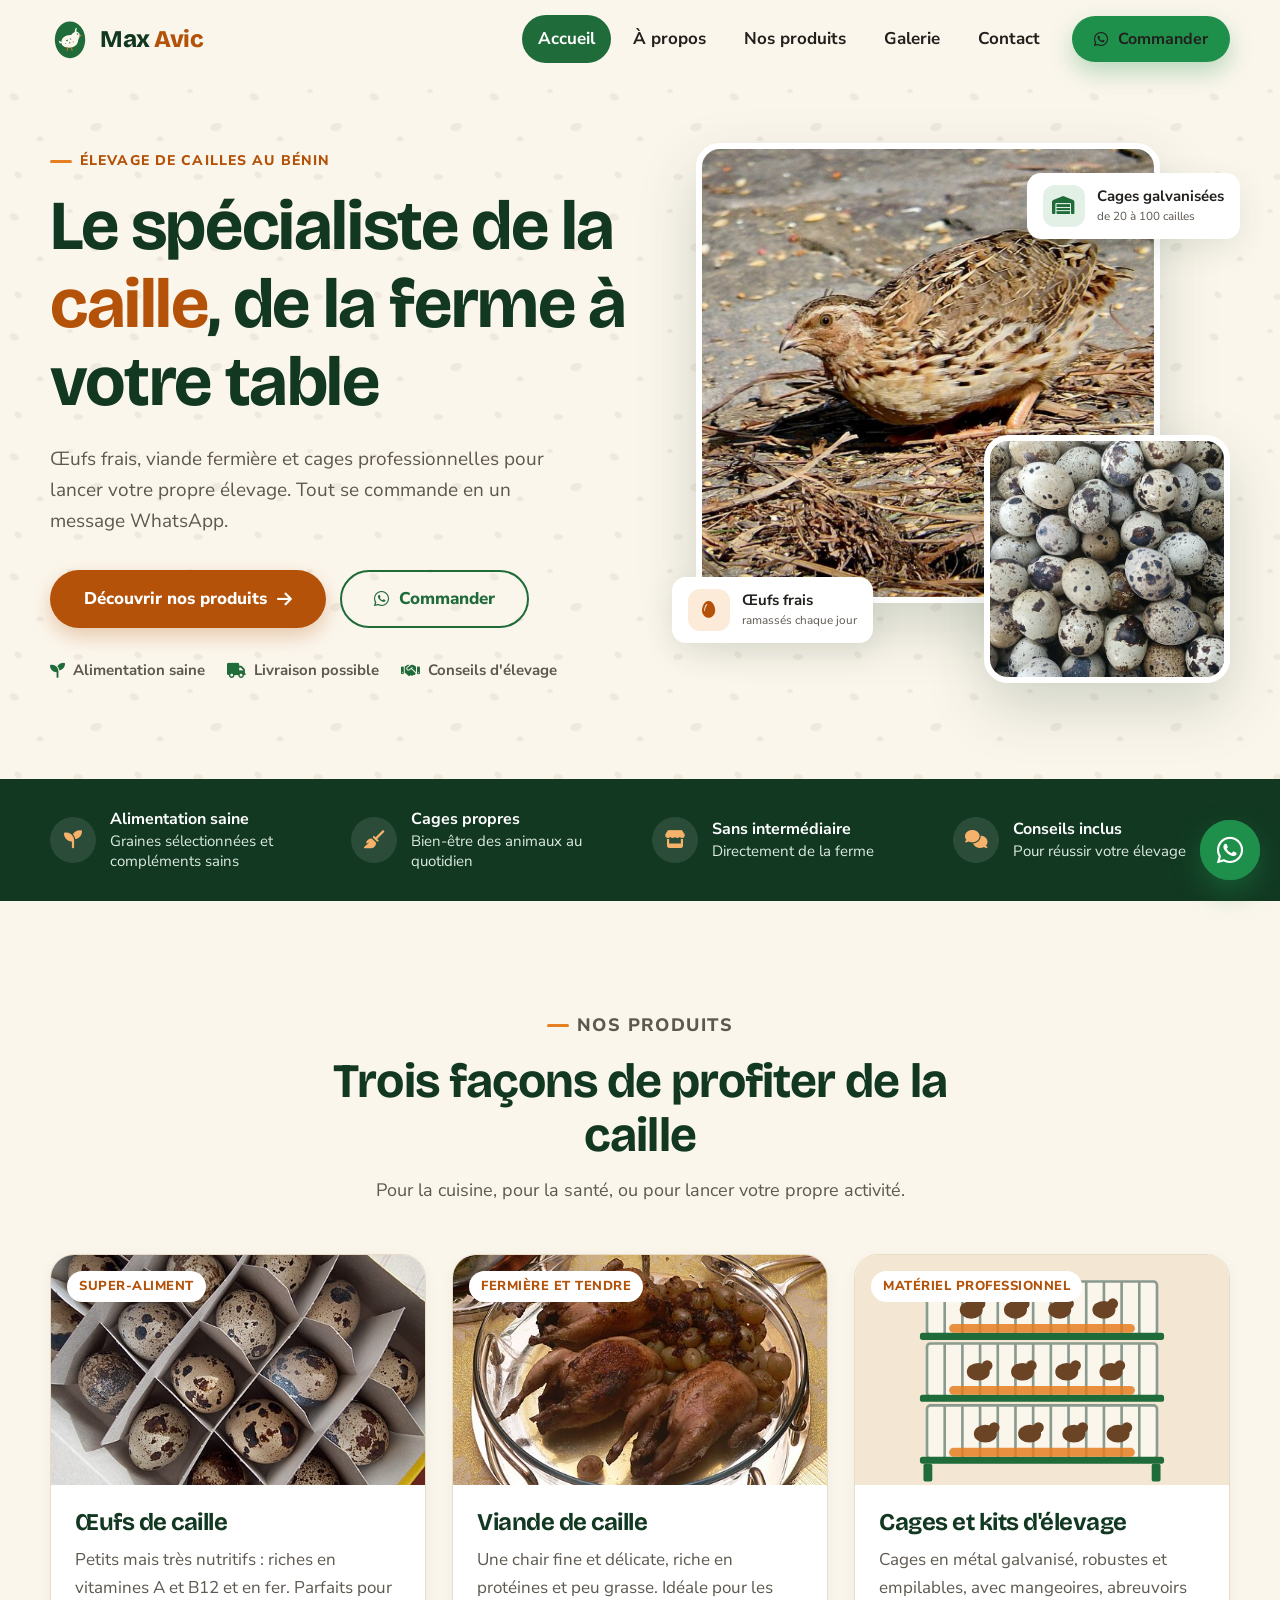
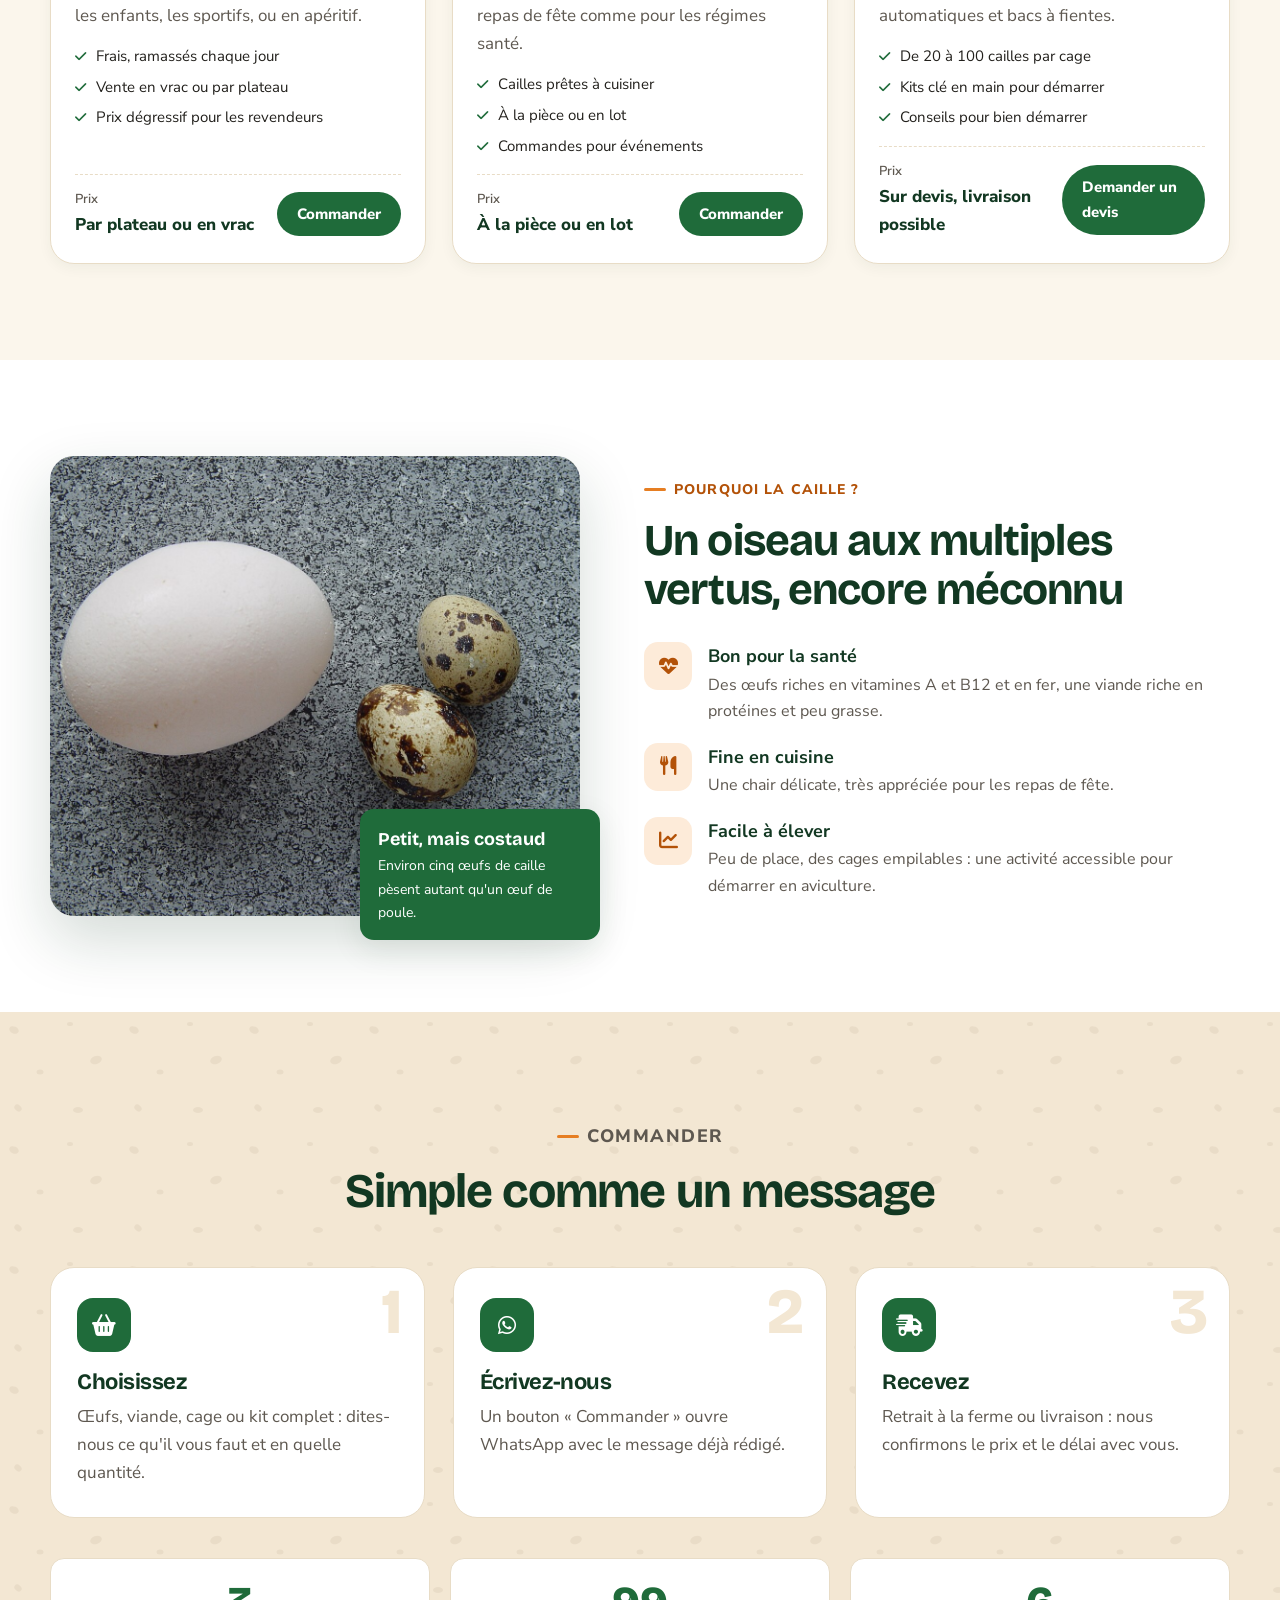
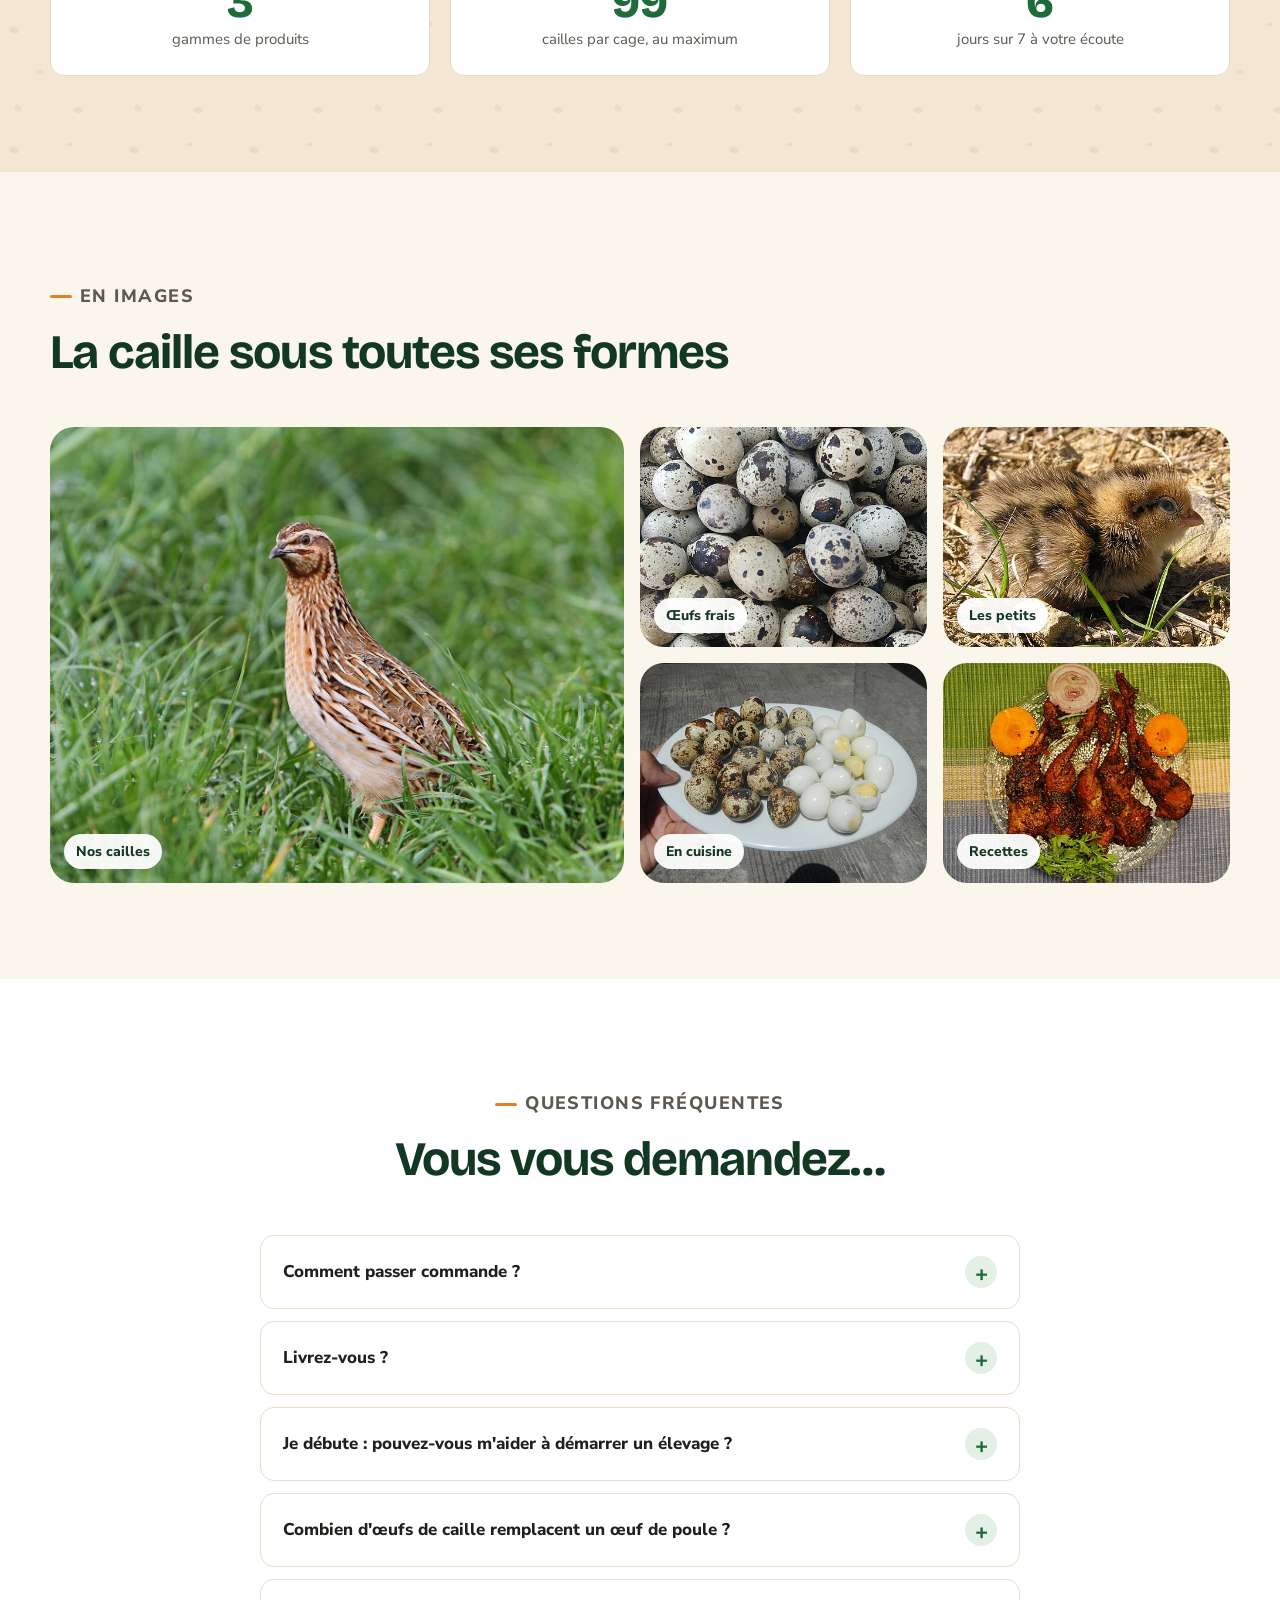
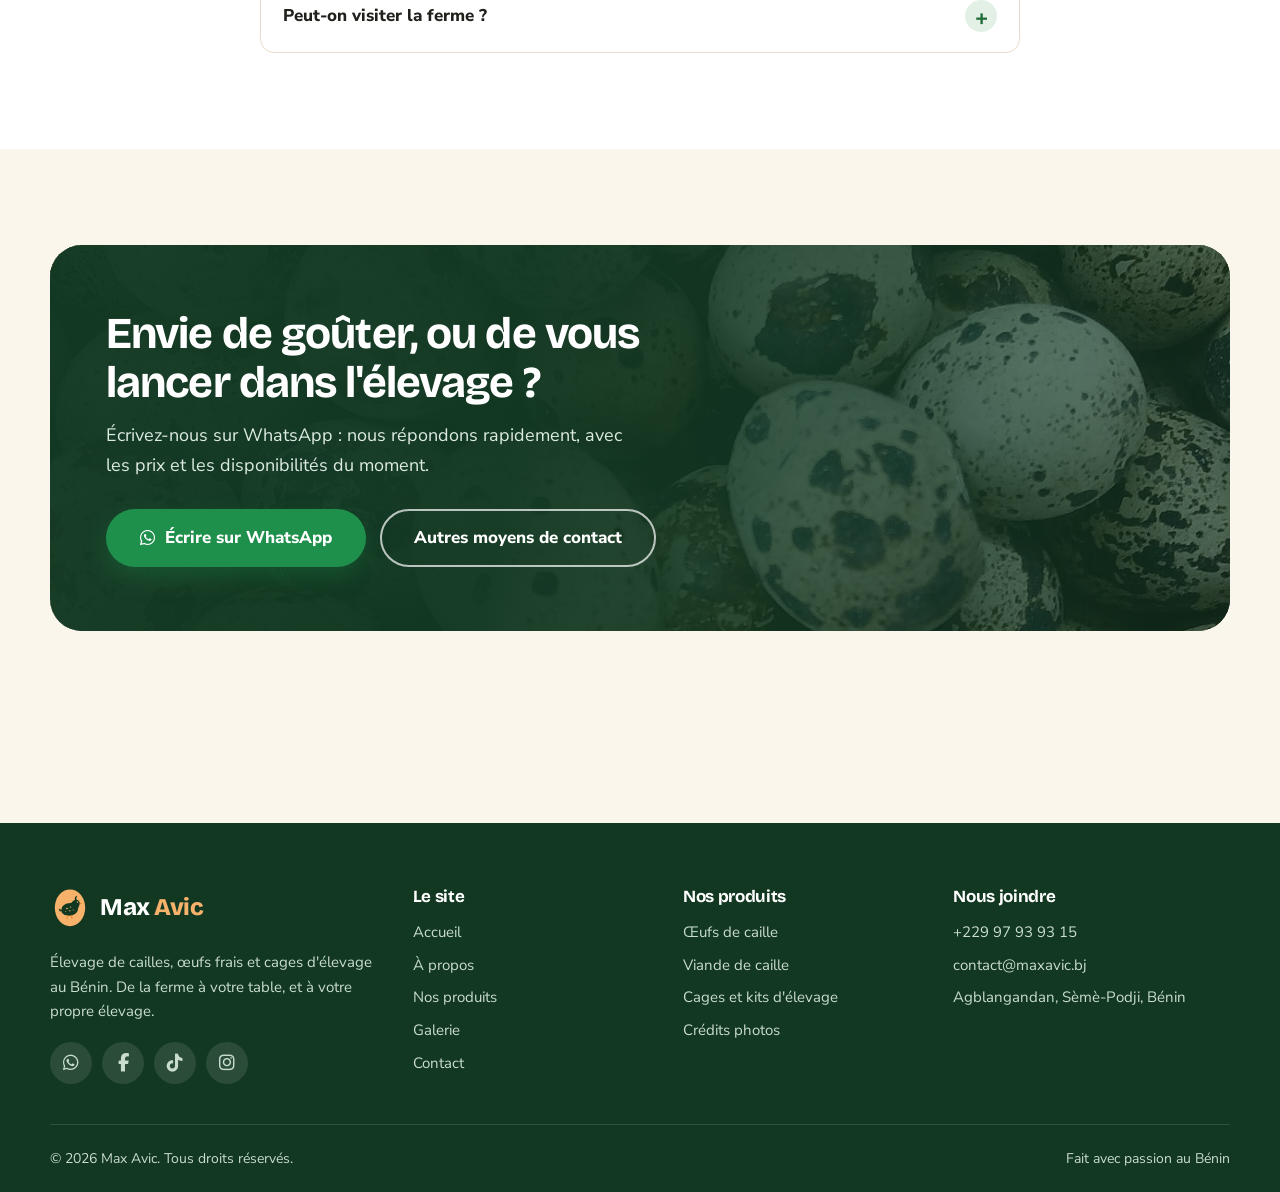
<file: index.html>
<!DOCTYPE html>
<html lang="fr">
<head>
    <meta charset="UTF-8">
    <meta name="viewport" content="width=device-width, initial-scale=1.0">
    <title>Max Avic · Cailles, œufs de caille et cages d'élevage au Bénin</title>
    <meta name="description" content="Max Avic : élevage de cailles au Bénin. Œufs de caille frais, viande de caille et cages d'élevage professionnelles. Commande simple sur WhatsApp.">
    <meta name="theme-color" content="#123822">
    <meta property="og:title" content="Max Avic · Cailles, œufs de caille et cages d'élevage au Bénin">
    <meta property="og:description" content="Max Avic : élevage de cailles au Bénin. Œufs de caille frais, viande de caille et cages d'élevage professionnelles. Commande simple sur WhatsApp.">
    <meta property="og:image" content="images/photos/caille-japon.jpg">
    <link rel="icon" href="images/favicon.svg" type="image/svg+xml">
    <link rel="preconnect" href="https://fonts.googleapis.com">
    <link rel="preconnect" href="https://fonts.gstatic.com" crossorigin>
    <link rel="stylesheet" href="https://fonts.googleapis.com/css2?family=Bricolage+Grotesque:opsz,wght@12..96,600;12..96,800&family=Nunito+Sans:wght@400;600;700;800&display=swap">
    <link rel="stylesheet" href="https://cdnjs.cloudflare.com/ajax/libs/font-awesome/6.5.2/css/all.min.css">
    <link rel="stylesheet" href="css/style.css">
</head>
<body>
    <a class="skip-link" href="#contenu">Aller au contenu</a>

    <!-- ================= EN-TÊTE ================= -->
    <header class="site-header">
        <div class="container header-inner">
            <a class="logo" href="index.html" aria-label="Max Avic, accueil"><svg viewBox="0 0 100 100" aria-hidden="true"><ellipse cx="50" cy="52" rx="38" ry="46" fill="#1f6b3a"/><g transform="translate(14 14) scale(.72)"><path d="M25 63 L11 55 L14 66 Z" fill="#fbf6ec"/><path d="M20 62 C20 45 35 35 54 36 C59 31 63 26 69 25 C79 24 85 31 84 39 C83 46 79 50 78 56 C77 71 64 80 47 80 C32 80 20 73 20 62 Z" fill="#fbf6ec"/><path d="M67 29 C65 17 69 11 75 11 C72 15 71 20 74 29 Z" fill="#fbf6ec"/><path d="M84 35 L92 38 L83 41 Z" fill="#e67e22"/><circle cx="76" cy="33" r="2.6" fill="#1f6b3a"/><g fill="#1f6b3a"><ellipse cx="40" cy="55" rx="3.4" ry="2.2" transform="rotate(-15 40 55)"/><ellipse cx="52" cy="50" rx="2.6" ry="1.8"/><ellipse cx="49" cy="63" rx="3" ry="2"/><ellipse cx="61" cy="60" rx="2.4" ry="1.6"/><ellipse cx="35" cy="66" rx="2.2" ry="1.5"/></g><g stroke="#e67e22" stroke-width="3" stroke-linecap="round"><path d="M42 79 L40 90"/><path d="M55 79 L57 90"/></g></g></svg><span>Max <em>Avic</em></span></a>
            <button class="burger" type="button" aria-expanded="false" aria-controls="menu" aria-label="Ouvrir le menu"><span></span><span></span><span></span></button>
            <nav class="nav" id="menu" aria-label="Menu principal">
                <a href="index.html" aria-current="page">Accueil</a>
                <a href="apropos.html">À propos</a>
                <a href="produits.html">Nos produits</a>
                <a href="galerie.html">Galerie</a>
                <a href="contact.html">Contact</a>
                <a class="btn btn-whatsapp" href="https://wa.me/22997939315?text=Bonjour%20Max%20Avic%2C%20je%20voudrais%20passer%20une%20commande." target="_blank" rel="noopener"><i class="fab fa-whatsapp" aria-hidden="true"></i>Commander</a>
            </nav>
        </div>
    </header>

    <main id="contenu">

        <!-- ================= HÉROS ================= -->
        <section class="hero">
            <div class="container hero-grid">
                <div>
                    <p class="eyebrow">Élevage de cailles au Bénin</p>
                    <h1>Le spécialiste de la <em>caille</em>, de la ferme à votre table</h1>
                    <p class="hero-lead">Œufs frais, viande fermière et cages professionnelles pour lancer votre propre élevage. Tout se commande en un message WhatsApp.</p>
                    <div class="btn-row">
                        <a class="btn btn-primary btn-lg" href="produits.html">Découvrir nos produits<i class="fas fa-arrow-right" aria-hidden="true"></i></a>
                        <a class="btn btn-outline btn-lg" href="https://wa.me/22997939315?text=Bonjour%20Max%20Avic%2C%20je%20voudrais%20passer%20une%20commande." target="_blank" rel="noopener"><i class="fab fa-whatsapp" aria-hidden="true"></i>Commander</a>
                    </div>
                    <ul class="hero-points">
                        <li><i class="fas fa-seedling" aria-hidden="true"></i>Alimentation saine</li>
                        <li><i class="fas fa-truck" aria-hidden="true"></i>Livraison possible</li>
                        <li><i class="fas fa-handshake" aria-hidden="true"></i>Conseils d'élevage</li>
                    </ul>
                </div>
                <div class="hero-visual">
                    <div class="hero-photo hero-photo-main"><img src="images/photos/caille-japon.jpg" alt="Caille au plumage tacheté" decoding="async"></div>
                    <div class="hero-photo hero-photo-side"><img src="images/photos/oeufs-500.jpg" alt="Œufs de caille mouchetés" decoding="async"></div>
                    <div class="hero-badge hero-badge-1"><span class="badge-icon"><i class="fas fa-egg" aria-hidden="true"></i></span><span><strong>Œufs frais</strong><small>ramassés chaque jour</small></span></div>
                    <div class="hero-badge hero-badge-2"><span class="badge-icon"><i class="fas fa-warehouse" aria-hidden="true"></i></span><span><strong>Cages galvanisées</strong><small>de 20 à 100 cailles</small></span></div>
                </div>
            </div>
        </section>

        <!-- ================= ENGAGEMENTS ================= -->
        <section class="trust" aria-label="Nos engagements">
            <ul class="container">
                <li><i class="fas fa-seedling" aria-hidden="true"></i><span><strong>Alimentation saine</strong>Graines sélectionnées et compléments sains</span></li>
                <li><i class="fas fa-broom" aria-hidden="true"></i><span><strong>Cages propres</strong>Bien-être des animaux au quotidien</span></li>
                <li><i class="fas fa-store" aria-hidden="true"></i><span><strong>Sans intermédiaire</strong>Directement de la ferme</span></li>
                <li><i class="fas fa-comments" aria-hidden="true"></i><span><strong>Conseils inclus</strong>Pour réussir votre élevage</span></li>
            </ul>
        </section>

        <!-- ================= PRODUITS ================= -->
        <section class="section">
            <div class="container">
                <div class="section-head center reveal"><p class="eyebrow">Nos produits</p><h2>Trois façons de profiter de la caille</h2><p>Pour la cuisine, pour la santé, ou pour lancer votre propre activité.</p></div>
                <div class="products">
                <article class="product reveal reveal-delay-1" id="oeufs">
                    <div class="product-media"><img src="images/photos/oeufs-boite-500.jpg" alt="Œufs de caille" loading="lazy" decoding="async"><span class="product-tag">Super-aliment</span></div>
                    <div class="product-body">
                        <h3>Œufs de caille</h3>
                        <p>Petits mais très nutritifs : riches en vitamines A et B12 et en fer. Parfaits pour les enfants, les sportifs, ou en apéritif.</p>
                        <ul class="product-list"><li><i class="fas fa-check" aria-hidden="true"></i>Frais, ramassés chaque jour</li><li><i class="fas fa-check" aria-hidden="true"></i>Vente en vrac ou par plateau</li><li><i class="fas fa-check" aria-hidden="true"></i>Prix dégressif pour les revendeurs</li></ul>
                        <div class="product-price"><span><small>Prix</small>Par plateau ou en vrac</span><a class="btn btn-green" href="https://wa.me/22997939315?text=Bonjour%20Max%20Avic%2C%20je%20souhaite%20commander%20%3A%20des%20%C5%93ufs%20de%20caille.%20Pouvez-vous%20me%20donner%20le%20prix%20et%20le%20d%C3%A9lai%20%3F" target="_blank" rel="noopener">Commander</a></div>
                    </div>
                </article>
                <article class="product reveal reveal-delay-2" id="viande">
                    <div class="product-media"><img src="images/photos/caille-rotie-500.jpg" alt="Viande de caille" loading="lazy" decoding="async"><span class="product-tag">Fermière et tendre</span></div>
                    <div class="product-body">
                        <h3>Viande de caille</h3>
                        <p>Une chair fine et délicate, riche en protéines et peu grasse. Idéale pour les repas de fête comme pour les régimes santé.</p>
                        <ul class="product-list"><li><i class="fas fa-check" aria-hidden="true"></i>Cailles prêtes à cuisiner</li><li><i class="fas fa-check" aria-hidden="true"></i>À la pièce ou en lot</li><li><i class="fas fa-check" aria-hidden="true"></i>Commandes pour événements</li></ul>
                        <div class="product-price"><span><small>Prix</small>À la pièce ou en lot</span><a class="btn btn-green" href="https://wa.me/22997939315?text=Bonjour%20Max%20Avic%2C%20je%20souhaite%20commander%20%3A%20de%20la%20viande%20de%20caille.%20Pouvez-vous%20me%20donner%20le%20prix%20et%20le%20d%C3%A9lai%20%3F" target="_blank" rel="noopener">Commander</a></div>
                    </div>
                </article>
                <article class="product reveal reveal-delay-3" id="cages">
                    <div class="product-media"><svg viewBox="0 0 400 260" role="img" aria-label="Illustration d'une cage d'élevage à étages"><rect width="400" height="260" fill="#f3e7d3"/>
<g stroke="#8a9a8e" stroke-width="3" fill="none"><rect x="70" y="30" width="260" height="60" rx="4" fill="#fbf6ec"/><line x1="90" y1="30" x2="90" y2="90"/><line x1="110" y1="30" x2="110" y2="90"/><line x1="130" y1="30" x2="130" y2="90"/><line x1="150" y1="30" x2="150" y2="90"/><line x1="170" y1="30" x2="170" y2="90"/><line x1="190" y1="30" x2="190" y2="90"/><line x1="210" y1="30" x2="210" y2="90"/><line x1="230" y1="30" x2="230" y2="90"/><line x1="250" y1="30" x2="250" y2="90"/><line x1="270" y1="30" x2="270" y2="90"/><line x1="290" y1="30" x2="290" y2="90"/><line x1="310" y1="30" x2="310" y2="90"/><rect x="70" y="100" width="260" height="60" rx="4" fill="#fbf6ec"/><line x1="90" y1="100" x2="90" y2="160"/><line x1="110" y1="100" x2="110" y2="160"/><line x1="130" y1="100" x2="130" y2="160"/><line x1="150" y1="100" x2="150" y2="160"/><line x1="170" y1="100" x2="170" y2="160"/><line x1="190" y1="100" x2="190" y2="160"/><line x1="210" y1="100" x2="210" y2="160"/><line x1="230" y1="100" x2="230" y2="160"/><line x1="250" y1="100" x2="250" y2="160"/><line x1="270" y1="100" x2="270" y2="160"/><line x1="290" y1="100" x2="290" y2="160"/><line x1="310" y1="100" x2="310" y2="160"/><rect x="70" y="170" width="260" height="60" rx="4" fill="#fbf6ec"/><line x1="90" y1="170" x2="90" y2="230"/><line x1="110" y1="170" x2="110" y2="230"/><line x1="130" y1="170" x2="130" y2="230"/><line x1="150" y1="170" x2="150" y2="230"/><line x1="170" y1="170" x2="170" y2="230"/><line x1="190" y1="170" x2="190" y2="230"/><line x1="210" y1="170" x2="210" y2="230"/><line x1="230" y1="170" x2="230" y2="230"/><line x1="250" y1="170" x2="250" y2="230"/><line x1="270" y1="170" x2="270" y2="230"/><line x1="290" y1="170" x2="290" y2="230"/><line x1="310" y1="170" x2="310" y2="230"/></g>
<g fill="#1f6b3a"><rect x="62" y="88" width="276" height="8" rx="3"/><rect x="62" y="158" width="276" height="8" rx="3"/><rect x="62" y="228" width="276" height="8" rx="3"/></g>
<g fill="#e67e22"><rect x="95" y="78" width="210" height="10" rx="5" opacity=".85"/><rect x="95" y="148" width="210" height="10" rx="5" opacity=".85"/><rect x="95" y="218" width="210" height="10" rx="5" opacity=".85"/></g>
<g fill="#6b4426"><ellipse cx="120" cy="62" rx="13" ry="10"/><circle cx="130" cy="55" r="6"/><ellipse cx="170" cy="62" rx="13" ry="10"/><circle cx="180" cy="55" r="6"/><ellipse cx="220" cy="62" rx="13" ry="10"/><circle cx="230" cy="55" r="6"/><ellipse cx="270" cy="62" rx="13" ry="10"/><circle cx="280" cy="55" r="6"/><ellipse cx="128" cy="132" rx="13" ry="10"/><circle cx="138" cy="125" r="6"/><ellipse cx="178" cy="132" rx="13" ry="10"/><circle cx="188" cy="125" r="6"/><ellipse cx="228" cy="132" rx="13" ry="10"/><circle cx="238" cy="125" r="6"/><ellipse cx="278" cy="132" rx="13" ry="10"/><circle cx="288" cy="125" r="6"/><ellipse cx="136" cy="202" rx="13" ry="10"/><circle cx="146" cy="195" r="6"/><ellipse cx="186" cy="202" rx="13" ry="10"/><circle cx="196" cy="195" r="6"/><ellipse cx="236" cy="202" rx="13" ry="10"/><circle cx="246" cy="195" r="6"/><ellipse cx="286" cy="202" rx="13" ry="10"/><circle cx="296" cy="195" r="6"/></g>
<g fill="#1f6b3a"><rect x="66" y="236" width="10" height="20" rx="2"/><rect x="324" y="236" width="10" height="20" rx="2"/></g></svg><span class="product-tag">Matériel professionnel</span></div>
                    <div class="product-body">
                        <h3>Cages et kits d'élevage</h3>
                        <p>Cages en métal galvanisé, robustes et empilables, avec mangeoires, abreuvoirs automatiques et bacs à fientes.</p>
                        <ul class="product-list"><li><i class="fas fa-check" aria-hidden="true"></i>De 20 à 100 cailles par cage</li><li><i class="fas fa-check" aria-hidden="true"></i>Kits clé en main pour démarrer</li><li><i class="fas fa-check" aria-hidden="true"></i>Conseils pour bien démarrer</li></ul>
                        <div class="product-price"><span><small>Prix</small>Sur devis, livraison possible</span><a class="btn btn-green" href="https://wa.me/22997939315?text=Bonjour%20Max%20Avic%2C%20je%20souhaite%20commander%20%3A%20une%20cage%20ou%20un%20kit%20d%27%C3%A9levage.%20Pouvez-vous%20me%20donner%20le%20prix%20et%20le%20d%C3%A9lai%20%3F" target="_blank" rel="noopener">Demander un devis</a></div>
                    </div>
                </article>
                </div>
            </div>
        </section>

        <!-- ================= POURQUOI LA CAILLE ================= -->
        <section class="section section-white">
            <div class="container why">
                <div class="why-visual reveal">
                    <img src="images/photos/oeufs-comparaison.jpg" alt="Un œuf de poule à côté de deux œufs de caille" loading="lazy" decoding="async">
                    <p class="why-note"><strong>Petit, mais costaud</strong>Environ cinq œufs de caille pèsent autant qu'un œuf de poule.</p>
                </div>
                <div class="reveal reveal-delay-1">
                    <p class="eyebrow">Pourquoi la caille ?</p>
                    <h2 class="section-title">Un oiseau aux multiples vertus, encore méconnu</h2>
                    <ul class="why-list">
                        <li><i class="fas fa-heart-pulse" aria-hidden="true"></i><div><strong>Bon pour la santé</strong><p>Des œufs riches en vitamines A et B12 et en fer, une viande riche en protéines et peu grasse.</p></div></li>
                        <li><i class="fas fa-utensils" aria-hidden="true"></i><div><strong>Fine en cuisine</strong><p>Une chair délicate, très appréciée pour les repas de fête.</p></div></li>
                        <li><i class="fas fa-chart-line" aria-hidden="true"></i><div><strong>Facile à élever</strong><p>Peu de place, des cages empilables : une activité accessible pour démarrer en aviculture.</p></div></li>
                    </ul>
                </div>
            </div>
        </section>

        <!-- ================= COMMANDER ================= -->
        <section class="section section-sand">
            <div class="container">
                <div class="section-head center reveal"><p class="eyebrow">Commander</p><h2>Simple comme un message</h2></div>
                <ol class="steps">
                    <li class="step reveal reveal-delay-1"><i class="fas fa-basket-shopping" aria-hidden="true"></i><h3>Choisissez</h3><p>Œufs, viande, cage ou kit complet : dites-nous ce qu'il vous faut et en quelle quantité.</p></li>
                    <li class="step reveal reveal-delay-2"><i class="fab fa-whatsapp" aria-hidden="true"></i><h3>Écrivez-nous</h3><p>Un bouton « Commander » ouvre WhatsApp avec le message déjà rédigé.</p></li>
                    <li class="step reveal reveal-delay-3"><i class="fas fa-truck-fast" aria-hidden="true"></i><h3>Recevez</h3><p>Retrait à la ferme ou livraison : nous confirmons le prix et le délai avec vous.</p></li>
                </ol>
                <div class="stats reveal">
                    <div class="stat"><strong data-count="3">3</strong><span>gammes de produits</span></div>
                    <div class="stat"><strong data-count="100">100</strong><span>cailles par cage, au maximum</span></div>
                    <div class="stat"><strong data-count="6">6</strong><span>jours sur 7 à votre écoute</span></div>
                </div>
            </div>
        </section>

        <!-- ================= GALERIE ================= -->
        <section class="section">
            <div class="container">
                <div class="section-head reveal"><p class="eyebrow">En images</p><h2>La caille sous toutes ses formes</h2></div>
                <div class="strip reveal">
                    <a href="galerie.html"><img src="images/photos/caille-herbe.jpg" alt="Caille dans l'herbe" loading="lazy" decoding="async"><span>Nos cailles</span></a>
                    <a href="galerie.html"><img src="images/photos/oeufs-500.jpg" alt="Œufs de caille" loading="lazy" decoding="async"><span>Œufs frais</span></a>
                    <a href="galerie.html"><img src="images/photos/caillon-500.jpg" alt="Caillon" loading="lazy" decoding="async"><span>Les petits</span></a>
                    <a href="galerie.html"><img src="images/photos/oeufs-durs-500.jpg" alt="Œufs de caille écalés" loading="lazy" decoding="async"><span>En cuisine</span></a>
                    <a href="galerie.html"><img src="images/photos/caille-grillee-500.jpg" alt="Cailles grillées" loading="lazy" decoding="async"><span>Recettes</span></a>
                </div>
            </div>
        </section>

        <!-- ================= FAQ ================= -->
        <section class="section section-white">
            <div class="narrow">
                <div class="section-head center reveal"><p class="eyebrow">Questions fréquentes</p><h2>Vous vous demandez…</h2></div>
                <div class="faq reveal"><details><summary>Comment passer commande ?</summary><p>Le plus simple est WhatsApp : appuyez sur un bouton « Commander », le message est déjà écrit, il suffit de l'envoyer. Vous pouvez aussi appeler ou remplir le formulaire de la page Contact.</p></details><details><summary>Livrez-vous ?</summary><p>Oui, dans plusieurs villes du Bénin. Indiquez votre ville en commandant : nous vous confirmons le délai et le coût de livraison.</p></details><details><summary>Je débute : pouvez-vous m'aider à démarrer un élevage ?</summary><p>Oui. Nous proposons des kits clé en main (cage, mangeoires, abreuvoirs) et nous vous conseillons sur l'installation, l'alimentation et l'entretien.</p></details><details><summary>Combien d'œufs de caille remplacent un œuf de poule ?</summary><p>Environ cinq œufs de caille pèsent autant qu'un œuf de poule.</p></details><details><summary>Peut-on visiter la ferme ?</summary><p>Oui, du lundi au samedi, sur rendez-vous. Écrivez-nous pour fixer un créneau.</p></details></div>
            </div>
        </section>

        <!-- ================= APPEL À L'ACTION ================= -->
        <section class="section">
            <div class="container">
                <div class="cta reveal">
                    <h2>Envie de goûter, ou de vous lancer dans l'élevage ?</h2>
                    <p>Écrivez-nous sur WhatsApp : nous répondons rapidement, avec les prix et les disponibilités du moment.</p>
                    <div class="btn-row">
                        <a class="btn btn-whatsapp btn-lg" href="https://wa.me/22997939315?text=Bonjour%20Max%20Avic%2C%20je%20voudrais%20des%20informations." target="_blank" rel="noopener"><i class="fab fa-whatsapp" aria-hidden="true"></i>Écrire sur WhatsApp</a>
                        <a class="btn btn-light btn-lg" href="contact.html">Autres moyens de contact</a>
                    </div>
                </div>
            </div>
        </section>
    </main>

    <!-- ================= PIED DE PAGE ================= -->
    <footer class="site-footer">
        <div class="container footer-grid">
            <div>
                <a class="logo" href="index.html" aria-label="Max Avic, accueil"><svg viewBox="0 0 100 100" aria-hidden="true"><ellipse cx="50" cy="52" rx="38" ry="46" fill="#f6b26b"/><g transform="translate(14 14) scale(.72)"><path d="M25 63 L11 55 L14 66 Z" fill="#123822"/><path d="M20 62 C20 45 35 35 54 36 C59 31 63 26 69 25 C79 24 85 31 84 39 C83 46 79 50 78 56 C77 71 64 80 47 80 C32 80 20 73 20 62 Z" fill="#123822"/><path d="M67 29 C65 17 69 11 75 11 C72 15 71 20 74 29 Z" fill="#123822"/><path d="M84 35 L92 38 L83 41 Z" fill="#e67e22"/><circle cx="76" cy="33" r="2.6" fill="#f6b26b"/><g fill="#f6b26b"><ellipse cx="40" cy="55" rx="3.4" ry="2.2" transform="rotate(-15 40 55)"/><ellipse cx="52" cy="50" rx="2.6" ry="1.8"/><ellipse cx="49" cy="63" rx="3" ry="2"/><ellipse cx="61" cy="60" rx="2.4" ry="1.6"/><ellipse cx="35" cy="66" rx="2.2" ry="1.5"/></g><g stroke="#e67e22" stroke-width="3" stroke-linecap="round"><path d="M42 79 L40 90"/><path d="M55 79 L57 90"/></g></g></svg><span>Max <em>Avic</em></span></a>
                <p>Élevage de cailles, œufs frais et cages d'élevage au Bénin. De la ferme à votre table, et à votre propre élevage.</p>
                <div class="socials">
                    <a href="https://wa.me/22997939315?text=Bonjour%20Max%20Avic%2C%20je%20voudrais%20des%20informations." target="_blank" rel="noopener" aria-label="WhatsApp"><i class="fab fa-whatsapp" aria-hidden="true"></i></a>
                    <a href="https://www.facebook.com/search/top?q=Max%20Avic" target="_blank" rel="noopener" aria-label="Facebook"><i class="fab fa-facebook-f" aria-hidden="true"></i></a>
                    <a href="https://www.tiktok.com/search?q=Max%20Avic" target="_blank" rel="noopener" aria-label="TikTok"><i class="fab fa-tiktok" aria-hidden="true"></i></a>
                    <a href="https://www.instagram.com/explore/search/keyword/?q=Max%20Avic" target="_blank" rel="noopener" aria-label="Instagram"><i class="fab fa-instagram" aria-hidden="true"></i></a>
                </div>
            </div>
            <div>
                <h2>Le site</h2>
                <ul><li><a href="index.html">Accueil</a></li><li><a href="apropos.html">À propos</a></li><li><a href="produits.html">Nos produits</a></li><li><a href="galerie.html">Galerie</a></li><li><a href="contact.html">Contact</a></li></ul>
            </div>
            <div>
                <h2>Nos produits</h2>
                <ul>
                    <li><a href="produits.html#oeufs">Œufs de caille</a></li>
                    <li><a href="produits.html#viande">Viande de caille</a></li>
                    <li><a href="produits.html#cages">Cages et kits d'élevage</a></li>
                    <li><a href="credits.html">Crédits photos</a></li>
                </ul>
            </div>
            <div>
                <h2>Nous joindre</h2>
                <ul>
                    <li><a href="tel:+22997939315">+229 97 93 93 15</a></li>
                    <li><a href="mailto:contact@maxavic.bj">contact@maxavic.bj</a></li>
                    <li>Agblangandan, Sèmè-Podji, Bénin</li>
                </ul>
            </div>
        </div>
        <div class="container footer-bottom"><span>© <span data-year>2026</span> Max Avic. Tous droits réservés.</span><span>Fait avec passion au Bénin</span></div>
    </footer>

    <a class="wa-float" href="https://wa.me/22997939315?text=Bonjour%20Max%20Avic%2C%20je%20voudrais%20des%20informations." target="_blank" rel="noopener" aria-label="Nous écrire sur WhatsApp"><i class="fab fa-whatsapp" aria-hidden="true"></i></a>

    <script src="js/main.js"></script>
</body>
</html>
</file>
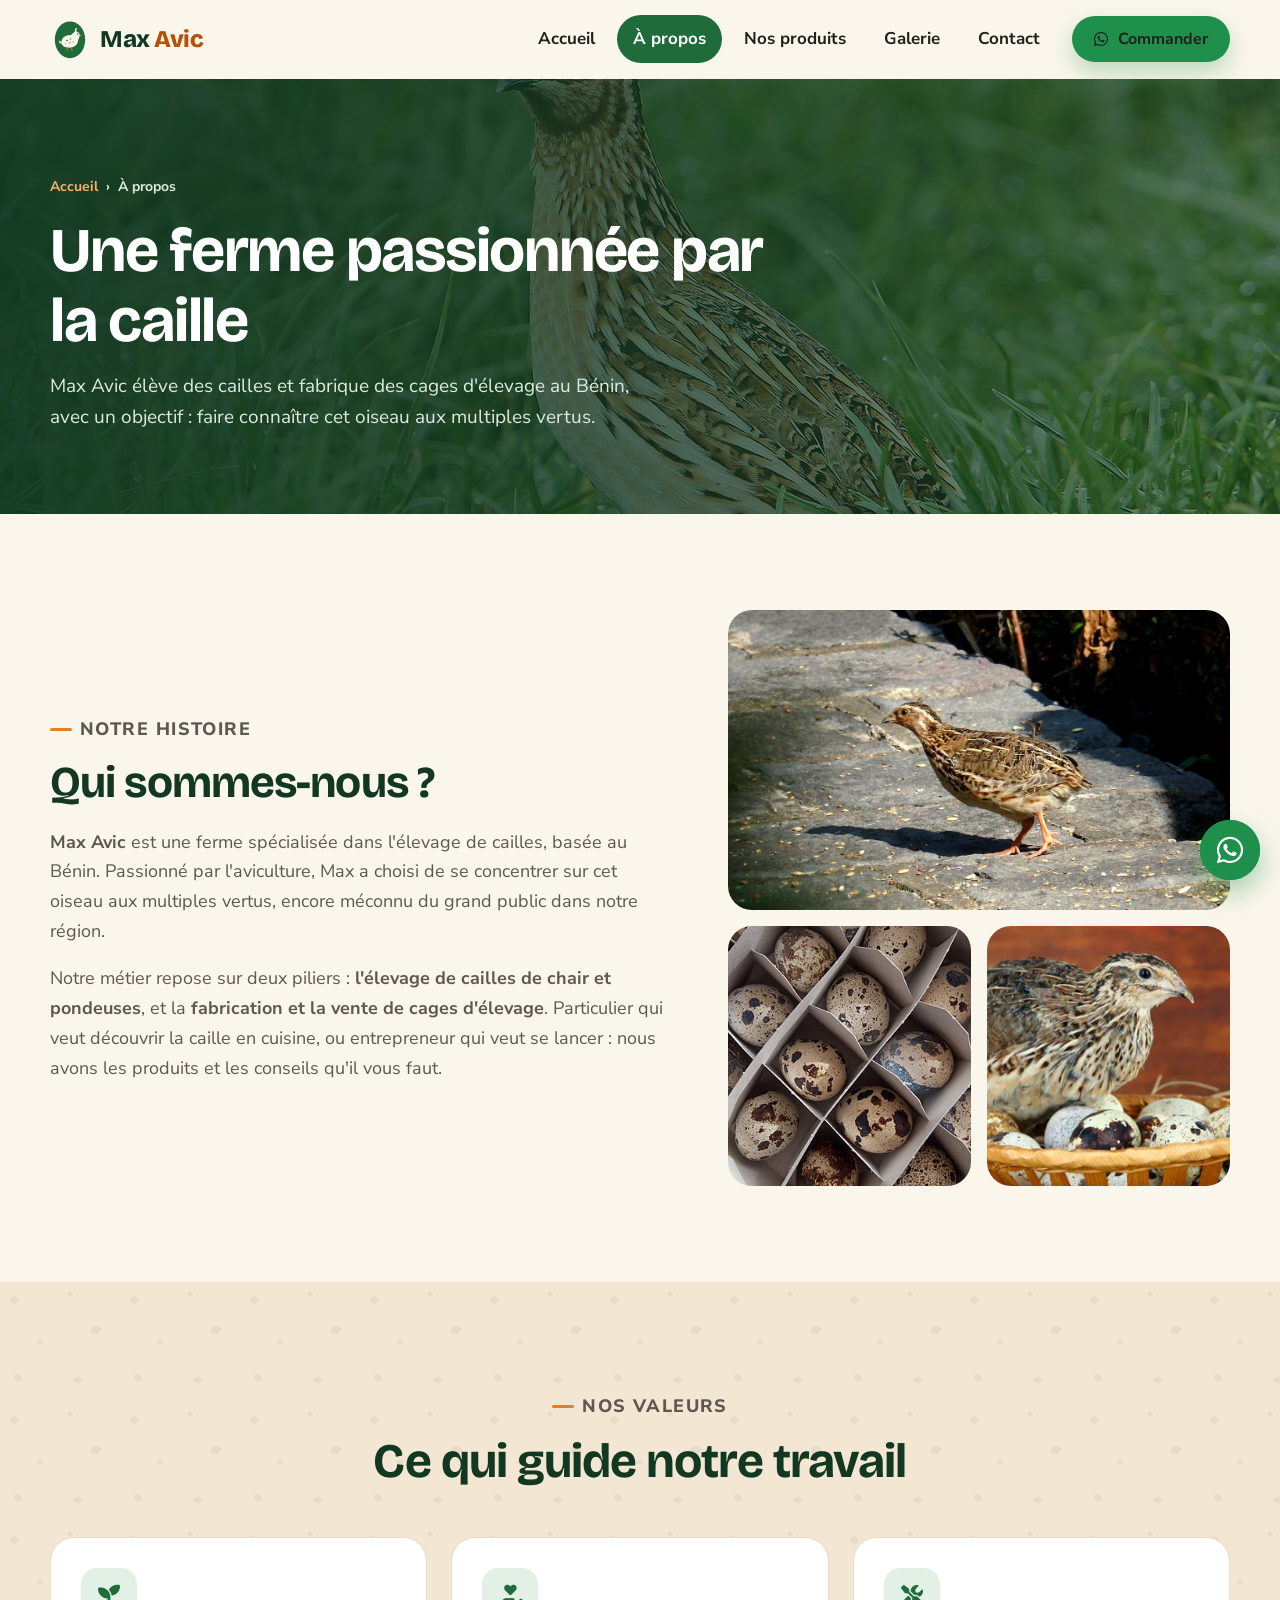
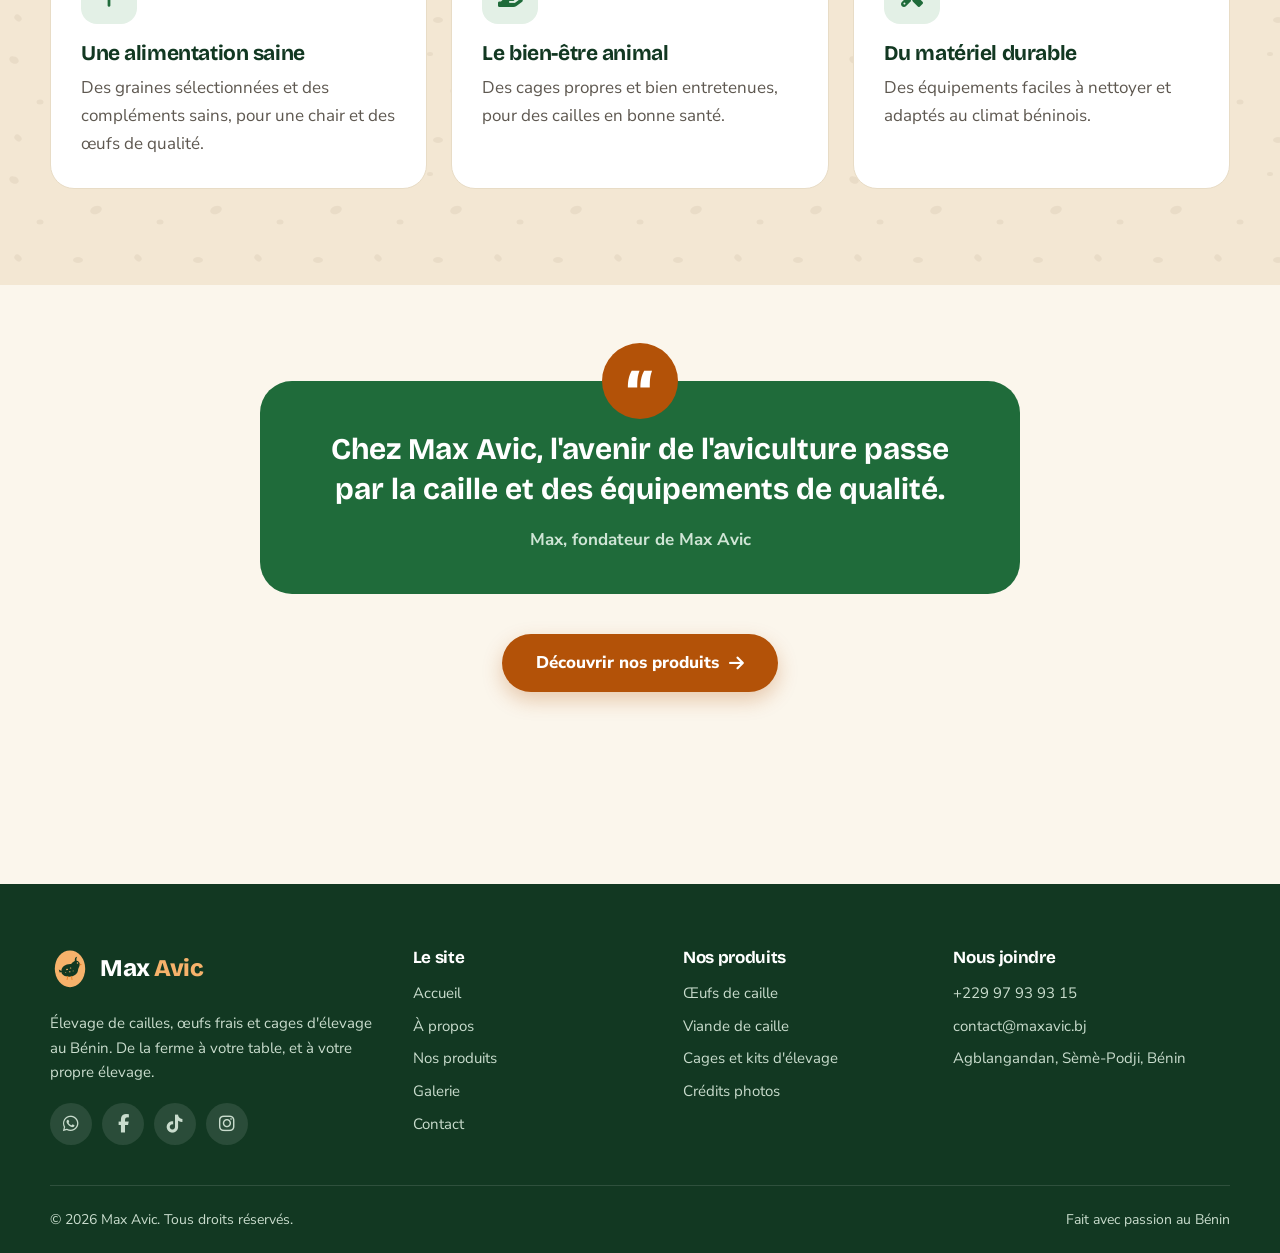
<file: apropos.html>
<!DOCTYPE html>
<html lang="fr">
<head>
    <meta charset="UTF-8">
    <meta name="viewport" content="width=device-width, initial-scale=1.0">
    <title>À propos · Max Avic, éleveur de cailles au Bénin</title>
    <meta name="description" content="Découvrez Max Avic, ferme spécialisée dans l'élevage de cailles et la fabrication de cages d'élevage au Bénin.">
    <meta name="theme-color" content="#123822">
    <meta property="og:title" content="À propos · Max Avic, éleveur de cailles au Bénin">
    <meta property="og:description" content="Découvrez Max Avic, ferme spécialisée dans l'élevage de cailles et la fabrication de cages d'élevage au Bénin.">
    <meta property="og:image" content="images/photos/caille-japon.jpg">
    <link rel="icon" href="images/favicon.svg" type="image/svg+xml">
    <link rel="preconnect" href="https://fonts.googleapis.com">
    <link rel="preconnect" href="https://fonts.gstatic.com" crossorigin>
    <link rel="stylesheet" href="https://fonts.googleapis.com/css2?family=Bricolage+Grotesque:opsz,wght@12..96,600;12..96,800&family=Nunito+Sans:wght@400;600;700;800&display=swap">
    <link rel="stylesheet" href="https://cdnjs.cloudflare.com/ajax/libs/font-awesome/6.5.2/css/all.min.css">
    <link rel="stylesheet" href="css/style.css">
</head>
<body>
    <a class="skip-link" href="#contenu">Aller au contenu</a>

    <!-- ================= EN-TÊTE ================= -->
    <header class="site-header">
        <div class="container header-inner">
            <a class="logo" href="index.html" aria-label="Max Avic, accueil"><svg viewBox="0 0 100 100" aria-hidden="true"><ellipse cx="50" cy="52" rx="38" ry="46" fill="#1f6b3a"/><g transform="translate(14 14) scale(.72)"><path d="M25 63 L11 55 L14 66 Z" fill="#fbf6ec"/><path d="M20 62 C20 45 35 35 54 36 C59 31 63 26 69 25 C79 24 85 31 84 39 C83 46 79 50 78 56 C77 71 64 80 47 80 C32 80 20 73 20 62 Z" fill="#fbf6ec"/><path d="M67 29 C65 17 69 11 75 11 C72 15 71 20 74 29 Z" fill="#fbf6ec"/><path d="M84 35 L92 38 L83 41 Z" fill="#e67e22"/><circle cx="76" cy="33" r="2.6" fill="#1f6b3a"/><g fill="#1f6b3a"><ellipse cx="40" cy="55" rx="3.4" ry="2.2" transform="rotate(-15 40 55)"/><ellipse cx="52" cy="50" rx="2.6" ry="1.8"/><ellipse cx="49" cy="63" rx="3" ry="2"/><ellipse cx="61" cy="60" rx="2.4" ry="1.6"/><ellipse cx="35" cy="66" rx="2.2" ry="1.5"/></g><g stroke="#e67e22" stroke-width="3" stroke-linecap="round"><path d="M42 79 L40 90"/><path d="M55 79 L57 90"/></g></g></svg><span>Max <em>Avic</em></span></a>
            <button class="burger" type="button" aria-expanded="false" aria-controls="menu" aria-label="Ouvrir le menu"><span></span><span></span><span></span></button>
            <nav class="nav" id="menu" aria-label="Menu principal">
                <a href="index.html">Accueil</a>
                <a href="apropos.html" aria-current="page">À propos</a>
                <a href="produits.html">Nos produits</a>
                <a href="galerie.html">Galerie</a>
                <a href="contact.html">Contact</a>
                <a class="btn btn-whatsapp" href="https://wa.me/22997939315?text=Bonjour%20Max%20Avic%2C%20je%20voudrais%20passer%20une%20commande." target="_blank" rel="noopener"><i class="fab fa-whatsapp" aria-hidden="true"></i>Commander</a>
            </nav>
        </div>
    </header>

    <main id="contenu">

        <section class="page-hero">
            <img src="images/photos/caille-herbe.jpg" alt="" decoding="async">
            <div class="container">
                <nav class="breadcrumb" aria-label="Fil d'Ariane"><a href="index.html">Accueil</a><span aria-hidden="true">›</span><span>À propos</span></nav>
                <h1>Une ferme passionnée par la caille</h1>
                <p>Max Avic élève des cailles et fabrique des cages d'élevage au Bénin, avec un objectif : faire connaître cet oiseau aux multiples vertus.</p>
            </div>
        </section>

        <section class="section">
            <div class="container story">
                <div class="story-text reveal">
                    <p class="eyebrow">Notre histoire</p>
                    <h2 class="section-title">Qui sommes-nous ?</h2>
                    <p><strong>Max Avic</strong> est une ferme spécialisée dans l'élevage de cailles, basée au Bénin. Passionné par l'aviculture, Max a choisi de se concentrer sur cet oiseau aux multiples vertus, encore méconnu du grand public dans notre région.</p>
                    <p>Notre métier repose sur deux piliers : <strong>l'élevage de cailles de chair et pondeuses</strong>, et la <strong>fabrication et la vente de cages d'élevage</strong>. Particulier qui veut découvrir la caille en cuisine, ou entrepreneur qui veut se lancer : nous avons les produits et les conseils qu'il vous faut.</p>
                </div>
                <div class="story-photos reveal reveal-delay-1">
                    <img src="images/photos/caille-japon-2.jpg" alt="Caille au plumage tacheté" loading="lazy" decoding="async">
                    <img src="images/photos/oeufs-boite-500.jpg" alt="Œufs de caille rangés en boîte" loading="lazy" decoding="async">
                    <img src="images/caille1.png" alt="Caille posée sur un panier d'œufs" loading="lazy">
                </div>
            </div>
        </section>

        <section class="section section-sand">
            <div class="container">
                <div class="section-head center reveal"><p class="eyebrow">Nos valeurs</p><h2>Ce qui guide notre travail</h2></div>
                <div class="values">
                    <div class="value reveal reveal-delay-1"><i class="fas fa-seedling" aria-hidden="true"></i><h3>Une alimentation saine</h3><p>Des graines sélectionnées et des compléments sains, pour une chair et des œufs de qualité.</p></div>
                    <div class="value reveal reveal-delay-2"><i class="fas fa-hand-holding-heart" aria-hidden="true"></i><h3>Le bien-être animal</h3><p>Des cages propres et bien entretenues, pour des cailles en bonne santé.</p></div>
                    <div class="value reveal reveal-delay-3"><i class="fas fa-screwdriver-wrench" aria-hidden="true"></i><h3>Du matériel durable</h3><p>Des équipements faciles à nettoyer et adaptés au climat béninois.</p></div>
                </div>
            </div>
        </section>

        <section class="section">
            <div class="narrow">
                <blockquote class="quote reveal"><p>Chez Max Avic, l'avenir de l'aviculture passe par la caille et des équipements de qualité.</p><cite>Max, fondateur de Max Avic</cite></blockquote>
                <div class="btn-row" style="justify-content:center;margin-top:40px"><a class="btn btn-primary btn-lg" href="produits.html">Découvrir nos produits<i class="fas fa-arrow-right" aria-hidden="true"></i></a></div>
            </div>
        </section>
    </main>

    <!-- ================= PIED DE PAGE ================= -->
    <footer class="site-footer">
        <div class="container footer-grid">
            <div>
                <a class="logo" href="index.html" aria-label="Max Avic, accueil"><svg viewBox="0 0 100 100" aria-hidden="true"><ellipse cx="50" cy="52" rx="38" ry="46" fill="#f6b26b"/><g transform="translate(14 14) scale(.72)"><path d="M25 63 L11 55 L14 66 Z" fill="#123822"/><path d="M20 62 C20 45 35 35 54 36 C59 31 63 26 69 25 C79 24 85 31 84 39 C83 46 79 50 78 56 C77 71 64 80 47 80 C32 80 20 73 20 62 Z" fill="#123822"/><path d="M67 29 C65 17 69 11 75 11 C72 15 71 20 74 29 Z" fill="#123822"/><path d="M84 35 L92 38 L83 41 Z" fill="#e67e22"/><circle cx="76" cy="33" r="2.6" fill="#f6b26b"/><g fill="#f6b26b"><ellipse cx="40" cy="55" rx="3.4" ry="2.2" transform="rotate(-15 40 55)"/><ellipse cx="52" cy="50" rx="2.6" ry="1.8"/><ellipse cx="49" cy="63" rx="3" ry="2"/><ellipse cx="61" cy="60" rx="2.4" ry="1.6"/><ellipse cx="35" cy="66" rx="2.2" ry="1.5"/></g><g stroke="#e67e22" stroke-width="3" stroke-linecap="round"><path d="M42 79 L40 90"/><path d="M55 79 L57 90"/></g></g></svg><span>Max <em>Avic</em></span></a>
                <p>Élevage de cailles, œufs frais et cages d'élevage au Bénin. De la ferme à votre table, et à votre propre élevage.</p>
                <div class="socials">
                    <a href="https://wa.me/22997939315?text=Bonjour%20Max%20Avic%2C%20je%20voudrais%20des%20informations." target="_blank" rel="noopener" aria-label="WhatsApp"><i class="fab fa-whatsapp" aria-hidden="true"></i></a>
                    <a href="https://www.facebook.com/search/top?q=Max%20Avic" target="_blank" rel="noopener" aria-label="Facebook"><i class="fab fa-facebook-f" aria-hidden="true"></i></a>
                    <a href="https://www.tiktok.com/search?q=Max%20Avic" target="_blank" rel="noopener" aria-label="TikTok"><i class="fab fa-tiktok" aria-hidden="true"></i></a>
                    <a href="https://www.instagram.com/explore/search/keyword/?q=Max%20Avic" target="_blank" rel="noopener" aria-label="Instagram"><i class="fab fa-instagram" aria-hidden="true"></i></a>
                </div>
            </div>
            <div>
                <h2>Le site</h2>
                <ul><li><a href="index.html">Accueil</a></li><li><a href="apropos.html">À propos</a></li><li><a href="produits.html">Nos produits</a></li><li><a href="galerie.html">Galerie</a></li><li><a href="contact.html">Contact</a></li></ul>
            </div>
            <div>
                <h2>Nos produits</h2>
                <ul>
                    <li><a href="produits.html#oeufs">Œufs de caille</a></li>
                    <li><a href="produits.html#viande">Viande de caille</a></li>
                    <li><a href="produits.html#cages">Cages et kits d'élevage</a></li>
                    <li><a href="credits.html">Crédits photos</a></li>
                </ul>
            </div>
            <div>
                <h2>Nous joindre</h2>
                <ul>
                    <li><a href="tel:+22997939315">+229 97 93 93 15</a></li>
                    <li><a href="mailto:contact@maxavic.bj">contact@maxavic.bj</a></li>
                    <li>Agblangandan, Sèmè-Podji, Bénin</li>
                </ul>
            </div>
        </div>
        <div class="container footer-bottom"><span>© <span data-year>2026</span> Max Avic. Tous droits réservés.</span><span>Fait avec passion au Bénin</span></div>
    </footer>

    <a class="wa-float" href="https://wa.me/22997939315?text=Bonjour%20Max%20Avic%2C%20je%20voudrais%20des%20informations." target="_blank" rel="noopener" aria-label="Nous écrire sur WhatsApp"><i class="fab fa-whatsapp" aria-hidden="true"></i></a>

    <script src="js/main.js"></script>
</body>
</html>
</file>
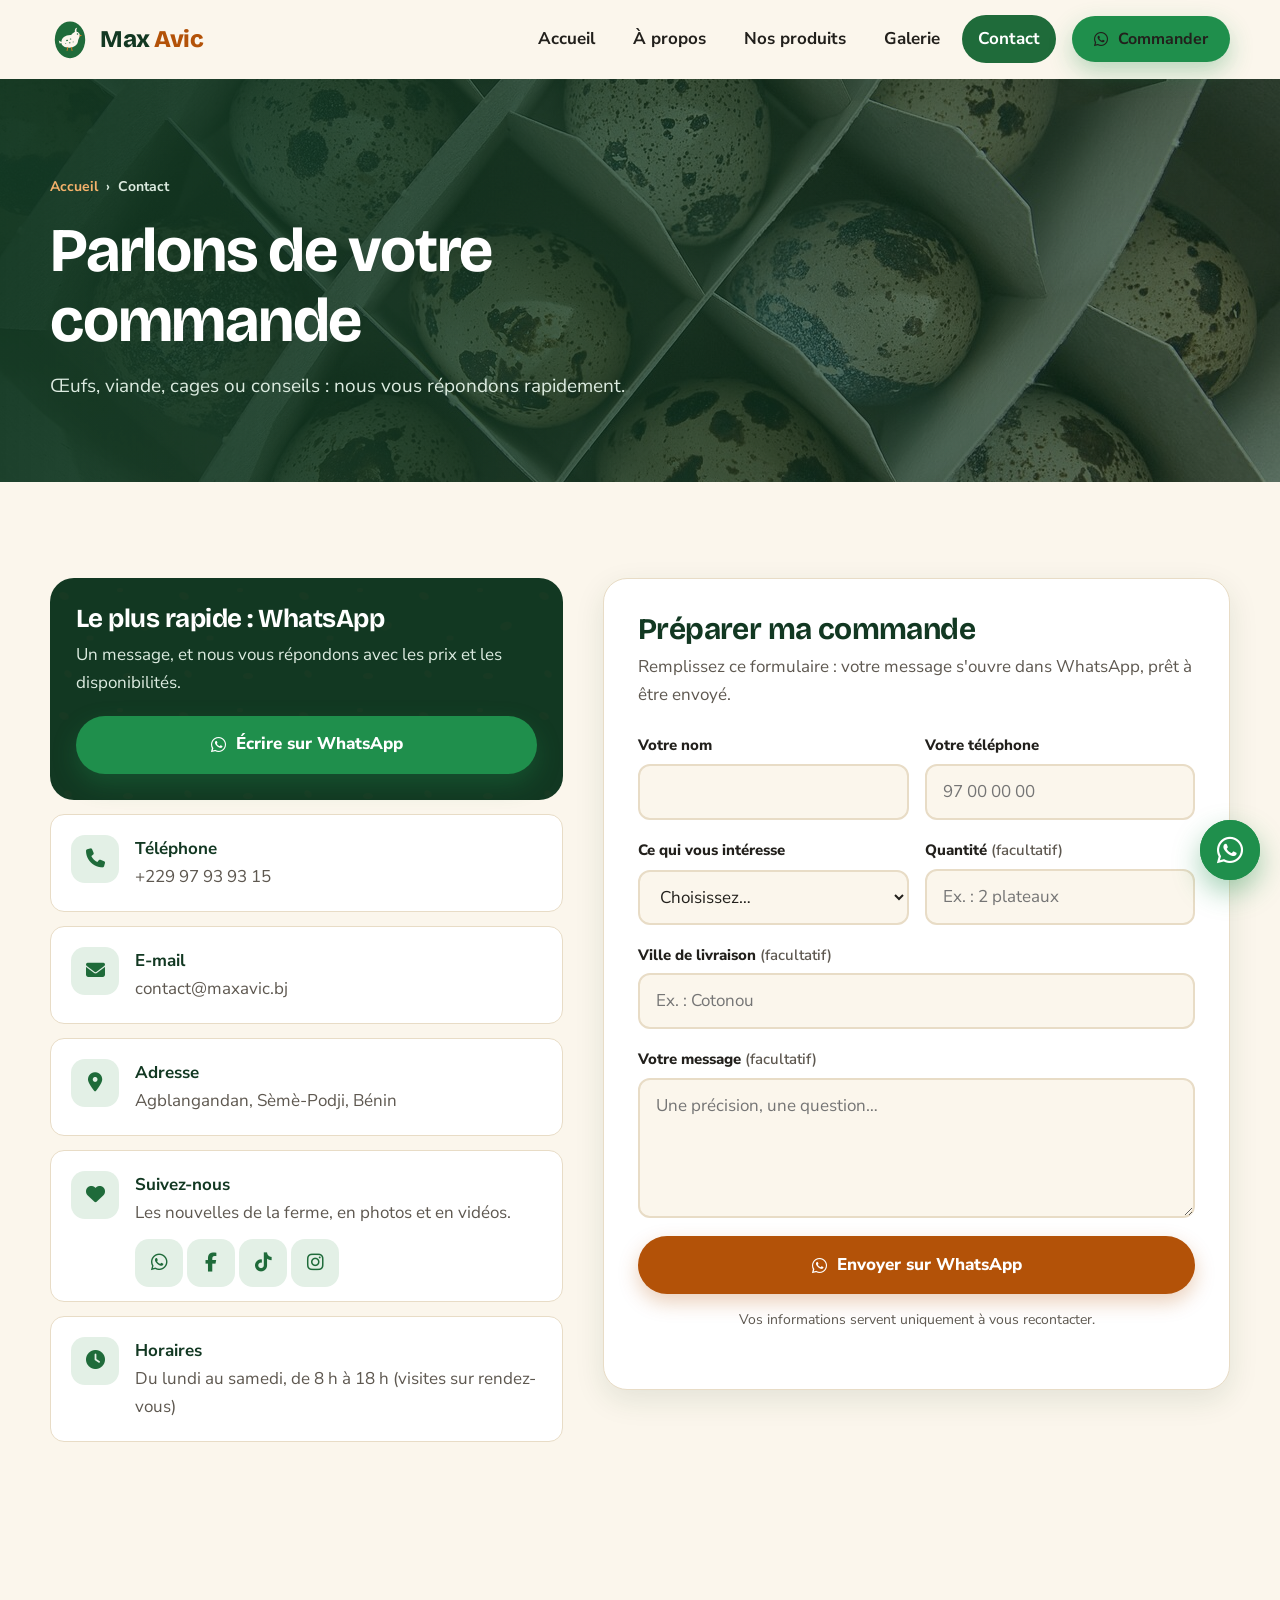
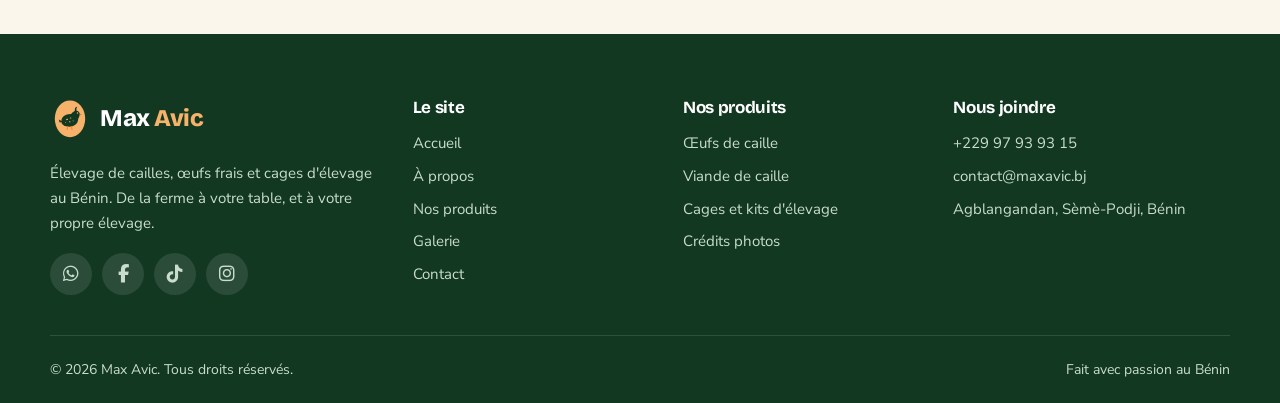
<file: contact.html>
<!DOCTYPE html>
<html lang="fr">
<head>
    <meta charset="UTF-8">
    <meta name="viewport" content="width=device-width, initial-scale=1.0">
    <title>Contact · Max Avic | Commandez cailles, œufs et cages</title>
    <meta name="description" content="Contactez Max Avic pour commander des œufs de caille, de la viande de caille ou des cages d'élevage. Réponse rapide sur WhatsApp.">
    <meta name="theme-color" content="#123822">
    <meta property="og:title" content="Contact · Max Avic | Commandez cailles, œufs et cages">
    <meta property="og:description" content="Contactez Max Avic pour commander des œufs de caille, de la viande de caille ou des cages d'élevage. Réponse rapide sur WhatsApp.">
    <meta property="og:image" content="images/photos/caille-japon.jpg">
    <link rel="icon" href="images/favicon.svg" type="image/svg+xml">
    <link rel="preconnect" href="https://fonts.googleapis.com">
    <link rel="preconnect" href="https://fonts.gstatic.com" crossorigin>
    <link rel="stylesheet" href="https://fonts.googleapis.com/css2?family=Bricolage+Grotesque:opsz,wght@12..96,600;12..96,800&family=Nunito+Sans:wght@400;600;700;800&display=swap">
    <link rel="stylesheet" href="https://cdnjs.cloudflare.com/ajax/libs/font-awesome/6.5.2/css/all.min.css">
    <link rel="stylesheet" href="css/style.css">
</head>
<body>
    <a class="skip-link" href="#contenu">Aller au contenu</a>

    <!-- ================= EN-TÊTE ================= -->
    <header class="site-header">
        <div class="container header-inner">
            <a class="logo" href="index.html" aria-label="Max Avic, accueil"><svg viewBox="0 0 100 100" aria-hidden="true"><ellipse cx="50" cy="52" rx="38" ry="46" fill="#1f6b3a"/><g transform="translate(14 14) scale(.72)"><path d="M25 63 L11 55 L14 66 Z" fill="#fbf6ec"/><path d="M20 62 C20 45 35 35 54 36 C59 31 63 26 69 25 C79 24 85 31 84 39 C83 46 79 50 78 56 C77 71 64 80 47 80 C32 80 20 73 20 62 Z" fill="#fbf6ec"/><path d="M67 29 C65 17 69 11 75 11 C72 15 71 20 74 29 Z" fill="#fbf6ec"/><path d="M84 35 L92 38 L83 41 Z" fill="#e67e22"/><circle cx="76" cy="33" r="2.6" fill="#1f6b3a"/><g fill="#1f6b3a"><ellipse cx="40" cy="55" rx="3.4" ry="2.2" transform="rotate(-15 40 55)"/><ellipse cx="52" cy="50" rx="2.6" ry="1.8"/><ellipse cx="49" cy="63" rx="3" ry="2"/><ellipse cx="61" cy="60" rx="2.4" ry="1.6"/><ellipse cx="35" cy="66" rx="2.2" ry="1.5"/></g><g stroke="#e67e22" stroke-width="3" stroke-linecap="round"><path d="M42 79 L40 90"/><path d="M55 79 L57 90"/></g></g></svg><span>Max <em>Avic</em></span></a>
            <button class="burger" type="button" aria-expanded="false" aria-controls="menu" aria-label="Ouvrir le menu"><span></span><span></span><span></span></button>
            <nav class="nav" id="menu" aria-label="Menu principal">
                <a href="index.html">Accueil</a>
                <a href="apropos.html">À propos</a>
                <a href="produits.html">Nos produits</a>
                <a href="galerie.html">Galerie</a>
                <a href="contact.html" aria-current="page">Contact</a>
                <a class="btn btn-whatsapp" href="https://wa.me/22997939315?text=Bonjour%20Max%20Avic%2C%20je%20voudrais%20passer%20une%20commande." target="_blank" rel="noopener"><i class="fab fa-whatsapp" aria-hidden="true"></i>Commander</a>
            </nav>
        </div>
    </header>

    <main id="contenu">

        <section class="page-hero">
            <img src="images/photos/oeufs-boite.jpg" alt="" decoding="async">
            <div class="container">
                <nav class="breadcrumb" aria-label="Fil d'Ariane"><a href="index.html">Accueil</a><span aria-hidden="true">›</span><span>Contact</span></nav>
                <h1>Parlons de votre commande</h1>
                <p>Œufs, viande, cages ou conseils : nous vous répondons rapidement.</p>
            </div>
        </section>

        <section class="section">
            <div class="container contact-grid">
                <div class="info-cards reveal">
                    <div class="whatsapp-card">
                        <h2>Le plus rapide : WhatsApp</h2>
                        <p>Un message, et nous vous répondons avec les prix et les disponibilités.</p>
                        <a class="btn btn-whatsapp btn-lg btn-block" href="https://wa.me/22997939315?text=Bonjour%20Max%20Avic%2C%20je%20voudrais%20des%20informations%20sur%20vos%20cailles%2C%20vos%20%C5%93ufs%20ou%20vos%20cages." target="_blank" rel="noopener"><i class="fab fa-whatsapp" aria-hidden="true"></i>Écrire sur WhatsApp</a>
                    </div>
                    <div class="info-card"><i class="fas fa-phone" aria-hidden="true"></i><div><strong>Téléphone</strong><a href="tel:+22997939315">+229 97 93 93 15</a></div></div>
                    <div class="info-card"><i class="fas fa-envelope" aria-hidden="true"></i><div><strong>E-mail</strong><a href="mailto:contact@maxavic.bj">contact@maxavic.bj</a></div></div>
                    <div class="info-card"><i class="fas fa-location-dot" aria-hidden="true"></i><div><strong>Adresse</strong><span>Agblangandan, Sèmè-Podji, Bénin</span></div></div>
                    <div class="info-card info-socials"><i class="fas fa-heart" aria-hidden="true"></i><div><strong>Suivez-nous</strong><span>Les nouvelles de la ferme, en photos et en vidéos.</span><div class="socials"><a href="https://wa.me/22997939315?text=Bonjour%20Max%20Avic%2C%20je%20voudrais%20des%20informations." target="_blank" rel="noopener" aria-label="WhatsApp"><i class="fab fa-whatsapp" aria-hidden="true"></i></a>
                    <a href="https://www.facebook.com/search/top?q=Max%20Avic" target="_blank" rel="noopener" aria-label="Facebook"><i class="fab fa-facebook-f" aria-hidden="true"></i></a>
                    <a href="https://www.tiktok.com/search?q=Max%20Avic" target="_blank" rel="noopener" aria-label="TikTok"><i class="fab fa-tiktok" aria-hidden="true"></i></a>
                    <a href="https://www.instagram.com/explore/search/keyword/?q=Max%20Avic" target="_blank" rel="noopener" aria-label="Instagram"><i class="fab fa-instagram" aria-hidden="true"></i></a></div></div></div>
                    <div class="info-card"><i class="fas fa-clock" aria-hidden="true"></i><div><strong>Horaires</strong><span>Du lundi au samedi, de 8 h à 18 h (visites sur rendez-vous)</span></div></div>
                </div>

                <form class="form-card reveal reveal-delay-1" id="order-form" data-whatsapp-number="22997939315" novalidate>
                    <h2>Préparer ma commande</h2>
                    <p>Remplissez ce formulaire : votre message s'ouvre dans WhatsApp, prêt à être envoyé.</p>
                    <div class="form-grid">
                        <div class="field"><label for="name">Votre nom</label><input id="name" name="name" autocomplete="name" required aria-describedby="name-error"><p class="field-error" id="name-error" hidden></p></div>
                        <div class="field"><label for="phone">Votre téléphone</label><input id="phone" name="phone" type="tel" autocomplete="tel" placeholder="97 00 00 00" required aria-describedby="phone-error"><p class="field-error" id="phone-error" hidden></p></div>
                    </div>
                    <div class="form-grid">
                        <div class="field"><label for="product">Ce qui vous intéresse</label>
                            <select id="product" name="product" required aria-describedby="product-error">
                                <option value="">Choisissez…</option>
                                <option>Œufs de caille</option>
                                <option>Viande de caille</option>
                                <option>Cage d'élevage</option>
                                <option>Kit d'élevage complet</option>
                                <option>Des conseils pour démarrer</option>
                            </select><p class="field-error" id="product-error" hidden></p></div>
                        <div class="field"><label for="quantity">Quantité <span class="optional">(facultatif)</span></label><input id="quantity" name="quantity" placeholder="Ex. : 2 plateaux"></div>
                    </div>
                    <div class="field"><label for="city">Ville de livraison <span class="optional">(facultatif)</span></label><input id="city" name="city" autocomplete="address-level2" placeholder="Ex. : Cotonou"></div>
                    <div class="field"><label for="message">Votre message <span class="optional">(facultatif)</span></label><textarea id="message" name="message" rows="4" placeholder="Une précision, une question…"></textarea></div>
                    <button class="btn btn-primary btn-lg btn-block" type="submit"><i class="fab fa-whatsapp" aria-hidden="true"></i>Envoyer sur WhatsApp</button>
                    <p class="form-sent" id="form-sent" tabindex="-1" hidden><i class="fas fa-circle-check" aria-hidden="true"></i>WhatsApp s'est ouvert avec votre message. Il ne reste plus qu'à l'envoyer.</p>
                    <p class="form-note">Vos informations servent uniquement à vous recontacter.</p>
                </form>
            </div>
        </section>
    </main>

    <!-- ================= PIED DE PAGE ================= -->
    <footer class="site-footer">
        <div class="container footer-grid">
            <div>
                <a class="logo" href="index.html" aria-label="Max Avic, accueil"><svg viewBox="0 0 100 100" aria-hidden="true"><ellipse cx="50" cy="52" rx="38" ry="46" fill="#f6b26b"/><g transform="translate(14 14) scale(.72)"><path d="M25 63 L11 55 L14 66 Z" fill="#123822"/><path d="M20 62 C20 45 35 35 54 36 C59 31 63 26 69 25 C79 24 85 31 84 39 C83 46 79 50 78 56 C77 71 64 80 47 80 C32 80 20 73 20 62 Z" fill="#123822"/><path d="M67 29 C65 17 69 11 75 11 C72 15 71 20 74 29 Z" fill="#123822"/><path d="M84 35 L92 38 L83 41 Z" fill="#e67e22"/><circle cx="76" cy="33" r="2.6" fill="#f6b26b"/><g fill="#f6b26b"><ellipse cx="40" cy="55" rx="3.4" ry="2.2" transform="rotate(-15 40 55)"/><ellipse cx="52" cy="50" rx="2.6" ry="1.8"/><ellipse cx="49" cy="63" rx="3" ry="2"/><ellipse cx="61" cy="60" rx="2.4" ry="1.6"/><ellipse cx="35" cy="66" rx="2.2" ry="1.5"/></g><g stroke="#e67e22" stroke-width="3" stroke-linecap="round"><path d="M42 79 L40 90"/><path d="M55 79 L57 90"/></g></g></svg><span>Max <em>Avic</em></span></a>
                <p>Élevage de cailles, œufs frais et cages d'élevage au Bénin. De la ferme à votre table, et à votre propre élevage.</p>
                <div class="socials">
                    <a href="https://wa.me/22997939315?text=Bonjour%20Max%20Avic%2C%20je%20voudrais%20des%20informations." target="_blank" rel="noopener" aria-label="WhatsApp"><i class="fab fa-whatsapp" aria-hidden="true"></i></a>
                    <a href="https://www.facebook.com/search/top?q=Max%20Avic" target="_blank" rel="noopener" aria-label="Facebook"><i class="fab fa-facebook-f" aria-hidden="true"></i></a>
                    <a href="https://www.tiktok.com/search?q=Max%20Avic" target="_blank" rel="noopener" aria-label="TikTok"><i class="fab fa-tiktok" aria-hidden="true"></i></a>
                    <a href="https://www.instagram.com/explore/search/keyword/?q=Max%20Avic" target="_blank" rel="noopener" aria-label="Instagram"><i class="fab fa-instagram" aria-hidden="true"></i></a>
                </div>
            </div>
            <div>
                <h2>Le site</h2>
                <ul><li><a href="index.html">Accueil</a></li><li><a href="apropos.html">À propos</a></li><li><a href="produits.html">Nos produits</a></li><li><a href="galerie.html">Galerie</a></li><li><a href="contact.html">Contact</a></li></ul>
            </div>
            <div>
                <h2>Nos produits</h2>
                <ul>
                    <li><a href="produits.html#oeufs">Œufs de caille</a></li>
                    <li><a href="produits.html#viande">Viande de caille</a></li>
                    <li><a href="produits.html#cages">Cages et kits d'élevage</a></li>
                    <li><a href="credits.html">Crédits photos</a></li>
                </ul>
            </div>
            <div>
                <h2>Nous joindre</h2>
                <ul>
                    <li><a href="tel:+22997939315">+229 97 93 93 15</a></li>
                    <li><a href="mailto:contact@maxavic.bj">contact@maxavic.bj</a></li>
                    <li>Agblangandan, Sèmè-Podji, Bénin</li>
                </ul>
            </div>
        </div>
        <div class="container footer-bottom"><span>© <span data-year>2026</span> Max Avic. Tous droits réservés.</span><span>Fait avec passion au Bénin</span></div>
    </footer>

    <a class="wa-float" href="https://wa.me/22997939315?text=Bonjour%20Max%20Avic%2C%20je%20voudrais%20des%20informations." target="_blank" rel="noopener" aria-label="Nous écrire sur WhatsApp"><i class="fab fa-whatsapp" aria-hidden="true"></i></a>

    <script src="js/main.js"></script>
</body>
</html>
</file>
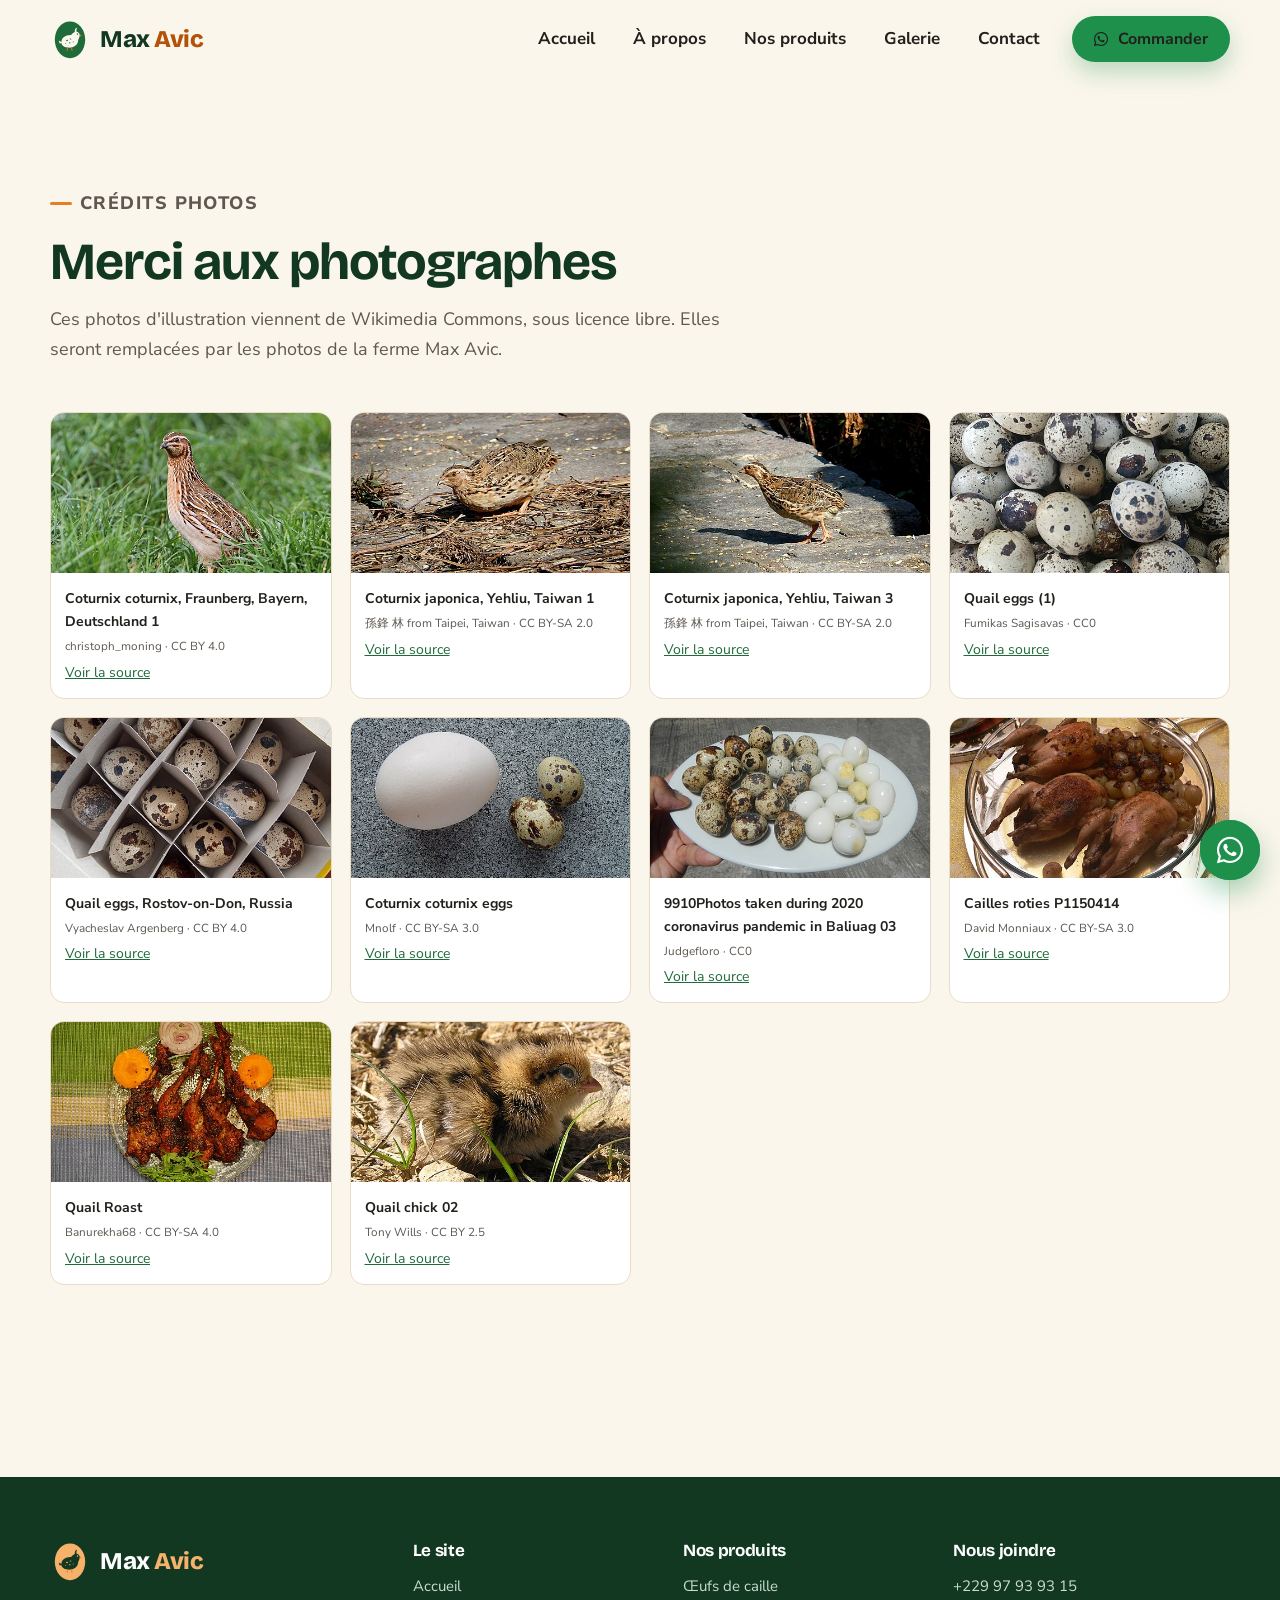
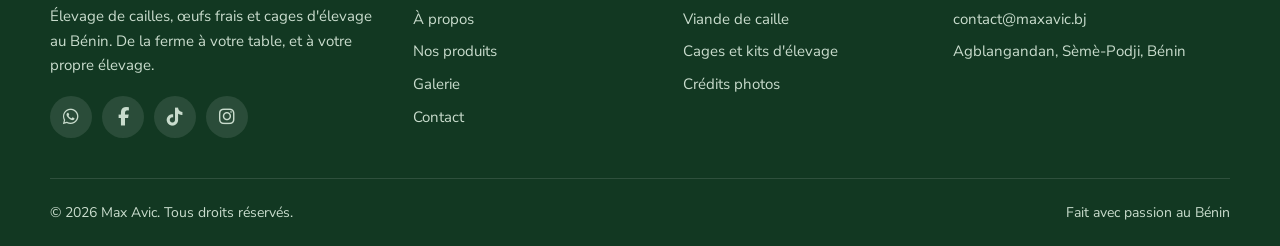
<file: credits.html>
<!DOCTYPE html>
<html lang="fr">
<head>
    <meta charset="UTF-8">
    <meta name="viewport" content="width=device-width, initial-scale=1.0">
    <title>Crédits photos · Max Avic</title>
    <meta name="description" content="Auteurs et licences des photos utilisées sur le site de Max Avic.">
    <meta name="theme-color" content="#123822">
    <meta property="og:title" content="Crédits photos · Max Avic">
    <meta property="og:description" content="Auteurs et licences des photos utilisées sur le site de Max Avic.">
    <meta property="og:image" content="images/photos/caille-japon.jpg">
    <link rel="icon" href="images/favicon.svg" type="image/svg+xml">
    <link rel="preconnect" href="https://fonts.googleapis.com">
    <link rel="preconnect" href="https://fonts.gstatic.com" crossorigin>
    <link rel="stylesheet" href="https://fonts.googleapis.com/css2?family=Bricolage+Grotesque:opsz,wght@12..96,600;12..96,800&family=Nunito+Sans:wght@400;600;700;800&display=swap">
    <link rel="stylesheet" href="https://cdnjs.cloudflare.com/ajax/libs/font-awesome/6.5.2/css/all.min.css">
    <link rel="stylesheet" href="css/style.css">
</head>
<body>
    <a class="skip-link" href="#contenu">Aller au contenu</a>

    <!-- ================= EN-TÊTE ================= -->
    <header class="site-header">
        <div class="container header-inner">
            <a class="logo" href="index.html" aria-label="Max Avic, accueil"><svg viewBox="0 0 100 100" aria-hidden="true"><ellipse cx="50" cy="52" rx="38" ry="46" fill="#1f6b3a"/><g transform="translate(14 14) scale(.72)"><path d="M25 63 L11 55 L14 66 Z" fill="#fbf6ec"/><path d="M20 62 C20 45 35 35 54 36 C59 31 63 26 69 25 C79 24 85 31 84 39 C83 46 79 50 78 56 C77 71 64 80 47 80 C32 80 20 73 20 62 Z" fill="#fbf6ec"/><path d="M67 29 C65 17 69 11 75 11 C72 15 71 20 74 29 Z" fill="#fbf6ec"/><path d="M84 35 L92 38 L83 41 Z" fill="#e67e22"/><circle cx="76" cy="33" r="2.6" fill="#1f6b3a"/><g fill="#1f6b3a"><ellipse cx="40" cy="55" rx="3.4" ry="2.2" transform="rotate(-15 40 55)"/><ellipse cx="52" cy="50" rx="2.6" ry="1.8"/><ellipse cx="49" cy="63" rx="3" ry="2"/><ellipse cx="61" cy="60" rx="2.4" ry="1.6"/><ellipse cx="35" cy="66" rx="2.2" ry="1.5"/></g><g stroke="#e67e22" stroke-width="3" stroke-linecap="round"><path d="M42 79 L40 90"/><path d="M55 79 L57 90"/></g></g></svg><span>Max <em>Avic</em></span></a>
            <button class="burger" type="button" aria-expanded="false" aria-controls="menu" aria-label="Ouvrir le menu"><span></span><span></span><span></span></button>
            <nav class="nav" id="menu" aria-label="Menu principal">
                <a href="index.html">Accueil</a>
                <a href="apropos.html">À propos</a>
                <a href="produits.html">Nos produits</a>
                <a href="galerie.html">Galerie</a>
                <a href="contact.html">Contact</a>
                <a class="btn btn-whatsapp" href="https://wa.me/22997939315?text=Bonjour%20Max%20Avic%2C%20je%20voudrais%20passer%20une%20commande." target="_blank" rel="noopener"><i class="fab fa-whatsapp" aria-hidden="true"></i>Commander</a>
            </nav>
        </div>
    </header>

    <main id="contenu">

        <section class="section">
            <div class="container">
                <div class="section-head reveal"><p class="eyebrow">Crédits photos</p><h1 style="font-size:clamp(34px,5vw,52px)">Merci aux photographes</h1><p>Ces photos d'illustration viennent de Wikimedia Commons, sous licence libre. Elles seront remplacées par les photos de la ferme Max Avic.</p></div>
                <ul class="credits">
                    <li><img src="images/photos/caille-herbe-500.jpg" alt="" loading="lazy"><div><strong>Coturnix coturnix, Fraunberg, Bayern, Deutschland 1</strong><small>christoph_moning · CC BY 4.0</small><a href="https://commons.wikimedia.org/wiki/File:Coturnix_coturnix,_Fraunberg,_Bayern,_Deutschland_1.jpg" target="_blank" rel="noopener">Voir la source</a></div></li>
                    <li><img src="images/photos/caille-japon-500.jpg" alt="" loading="lazy"><div><strong>Coturnix japonica, Yehliu, Taiwan 1</strong><small>孫鋒 林 from Taipei, Taiwan · CC BY-SA 2.0</small><a href="https://commons.wikimedia.org/wiki/File:Coturnix_japonica,_Yehliu,_Taiwan_1.jpg" target="_blank" rel="noopener">Voir la source</a></div></li>
                    <li><img src="images/photos/caille-japon-2-500.jpg" alt="" loading="lazy"><div><strong>Coturnix japonica, Yehliu, Taiwan 3</strong><small>孫鋒 林 from Taipei, Taiwan · CC BY-SA 2.0</small><a href="https://commons.wikimedia.org/wiki/File:Coturnix_japonica,_Yehliu,_Taiwan_3.jpg" target="_blank" rel="noopener">Voir la source</a></div></li>
                    <li><img src="images/photos/oeufs-500.jpg" alt="" loading="lazy"><div><strong>Quail eggs (1)</strong><small>Fumikas Sagisavas · CC0</small><a href="https://commons.wikimedia.org/wiki/File:Quail_eggs_(1).jpg" target="_blank" rel="noopener">Voir la source</a></div></li>
                    <li><img src="images/photos/oeufs-boite-500.jpg" alt="" loading="lazy"><div><strong>Quail eggs, Rostov-on-Don, Russia</strong><small>Vyacheslav Argenberg · CC BY 4.0</small><a href="https://commons.wikimedia.org/wiki/File:Quail_eggs,_Rostov-on-Don,_Russia.jpg" target="_blank" rel="noopener">Voir la source</a></div></li>
                    <li><img src="images/photos/oeufs-comparaison-500.jpg" alt="" loading="lazy"><div><strong>Coturnix coturnix eggs</strong><small>Mnolf · CC BY-SA 3.0</small><a href="https://commons.wikimedia.org/wiki/File:Coturnix_coturnix_eggs.jpg" target="_blank" rel="noopener">Voir la source</a></div></li>
                    <li><img src="images/photos/oeufs-durs-500.jpg" alt="" loading="lazy"><div><strong>9910Photos taken during 2020 coronavirus pandemic in Baliuag 03</strong><small>Judgefloro · CC0</small><a href="https://commons.wikimedia.org/wiki/File:9910Photos_taken_during_2020_coronavirus_pandemic_in_Baliuag_03.jpg" target="_blank" rel="noopener">Voir la source</a></div></li>
                    <li><img src="images/photos/caille-rotie-500.jpg" alt="" loading="lazy"><div><strong>Cailles roties P1150414</strong><small>David Monniaux · CC BY-SA 3.0</small><a href="https://commons.wikimedia.org/wiki/File:Cailles_roties_P1150414.jpg" target="_blank" rel="noopener">Voir la source</a></div></li>
                    <li><img src="images/photos/caille-grillee-500.jpg" alt="" loading="lazy"><div><strong>Quail Roast</strong><small>Banurekha68 · CC BY-SA 4.0</small><a href="https://commons.wikimedia.org/wiki/File:Quail_Roast.jpg" target="_blank" rel="noopener">Voir la source</a></div></li>
                    <li><img src="images/photos/caillon-500.jpg" alt="" loading="lazy"><div><strong>Quail chick 02</strong><small>Tony Wills · CC BY 2.5</small><a href="https://commons.wikimedia.org/wiki/File:Quail_chick_02.jpg" target="_blank" rel="noopener">Voir la source</a></div></li>
                </ul>
            </div>
        </section>
    </main>

    <!-- ================= PIED DE PAGE ================= -->
    <footer class="site-footer">
        <div class="container footer-grid">
            <div>
                <a class="logo" href="index.html" aria-label="Max Avic, accueil"><svg viewBox="0 0 100 100" aria-hidden="true"><ellipse cx="50" cy="52" rx="38" ry="46" fill="#f6b26b"/><g transform="translate(14 14) scale(.72)"><path d="M25 63 L11 55 L14 66 Z" fill="#123822"/><path d="M20 62 C20 45 35 35 54 36 C59 31 63 26 69 25 C79 24 85 31 84 39 C83 46 79 50 78 56 C77 71 64 80 47 80 C32 80 20 73 20 62 Z" fill="#123822"/><path d="M67 29 C65 17 69 11 75 11 C72 15 71 20 74 29 Z" fill="#123822"/><path d="M84 35 L92 38 L83 41 Z" fill="#e67e22"/><circle cx="76" cy="33" r="2.6" fill="#f6b26b"/><g fill="#f6b26b"><ellipse cx="40" cy="55" rx="3.4" ry="2.2" transform="rotate(-15 40 55)"/><ellipse cx="52" cy="50" rx="2.6" ry="1.8"/><ellipse cx="49" cy="63" rx="3" ry="2"/><ellipse cx="61" cy="60" rx="2.4" ry="1.6"/><ellipse cx="35" cy="66" rx="2.2" ry="1.5"/></g><g stroke="#e67e22" stroke-width="3" stroke-linecap="round"><path d="M42 79 L40 90"/><path d="M55 79 L57 90"/></g></g></svg><span>Max <em>Avic</em></span></a>
                <p>Élevage de cailles, œufs frais et cages d'élevage au Bénin. De la ferme à votre table, et à votre propre élevage.</p>
                <div class="socials">
                    <a href="https://wa.me/22997939315?text=Bonjour%20Max%20Avic%2C%20je%20voudrais%20des%20informations." target="_blank" rel="noopener" aria-label="WhatsApp"><i class="fab fa-whatsapp" aria-hidden="true"></i></a>
                    <a href="https://www.facebook.com/search/top?q=Max%20Avic" target="_blank" rel="noopener" aria-label="Facebook"><i class="fab fa-facebook-f" aria-hidden="true"></i></a>
                    <a href="https://www.tiktok.com/search?q=Max%20Avic" target="_blank" rel="noopener" aria-label="TikTok"><i class="fab fa-tiktok" aria-hidden="true"></i></a>
                    <a href="https://www.instagram.com/explore/search/keyword/?q=Max%20Avic" target="_blank" rel="noopener" aria-label="Instagram"><i class="fab fa-instagram" aria-hidden="true"></i></a>
                </div>
            </div>
            <div>
                <h2>Le site</h2>
                <ul><li><a href="index.html">Accueil</a></li><li><a href="apropos.html">À propos</a></li><li><a href="produits.html">Nos produits</a></li><li><a href="galerie.html">Galerie</a></li><li><a href="contact.html">Contact</a></li></ul>
            </div>
            <div>
                <h2>Nos produits</h2>
                <ul>
                    <li><a href="produits.html#oeufs">Œufs de caille</a></li>
                    <li><a href="produits.html#viande">Viande de caille</a></li>
                    <li><a href="produits.html#cages">Cages et kits d'élevage</a></li>
                    <li><a href="credits.html">Crédits photos</a></li>
                </ul>
            </div>
            <div>
                <h2>Nous joindre</h2>
                <ul>
                    <li><a href="tel:+22997939315">+229 97 93 93 15</a></li>
                    <li><a href="mailto:contact@maxavic.bj">contact@maxavic.bj</a></li>
                    <li>Agblangandan, Sèmè-Podji, Bénin</li>
                </ul>
            </div>
        </div>
        <div class="container footer-bottom"><span>© <span data-year>2026</span> Max Avic. Tous droits réservés.</span><span>Fait avec passion au Bénin</span></div>
    </footer>

    <a class="wa-float" href="https://wa.me/22997939315?text=Bonjour%20Max%20Avic%2C%20je%20voudrais%20des%20informations." target="_blank" rel="noopener" aria-label="Nous écrire sur WhatsApp"><i class="fab fa-whatsapp" aria-hidden="true"></i></a>

    <script src="js/main.js"></script>
</body>
</html>
</file>
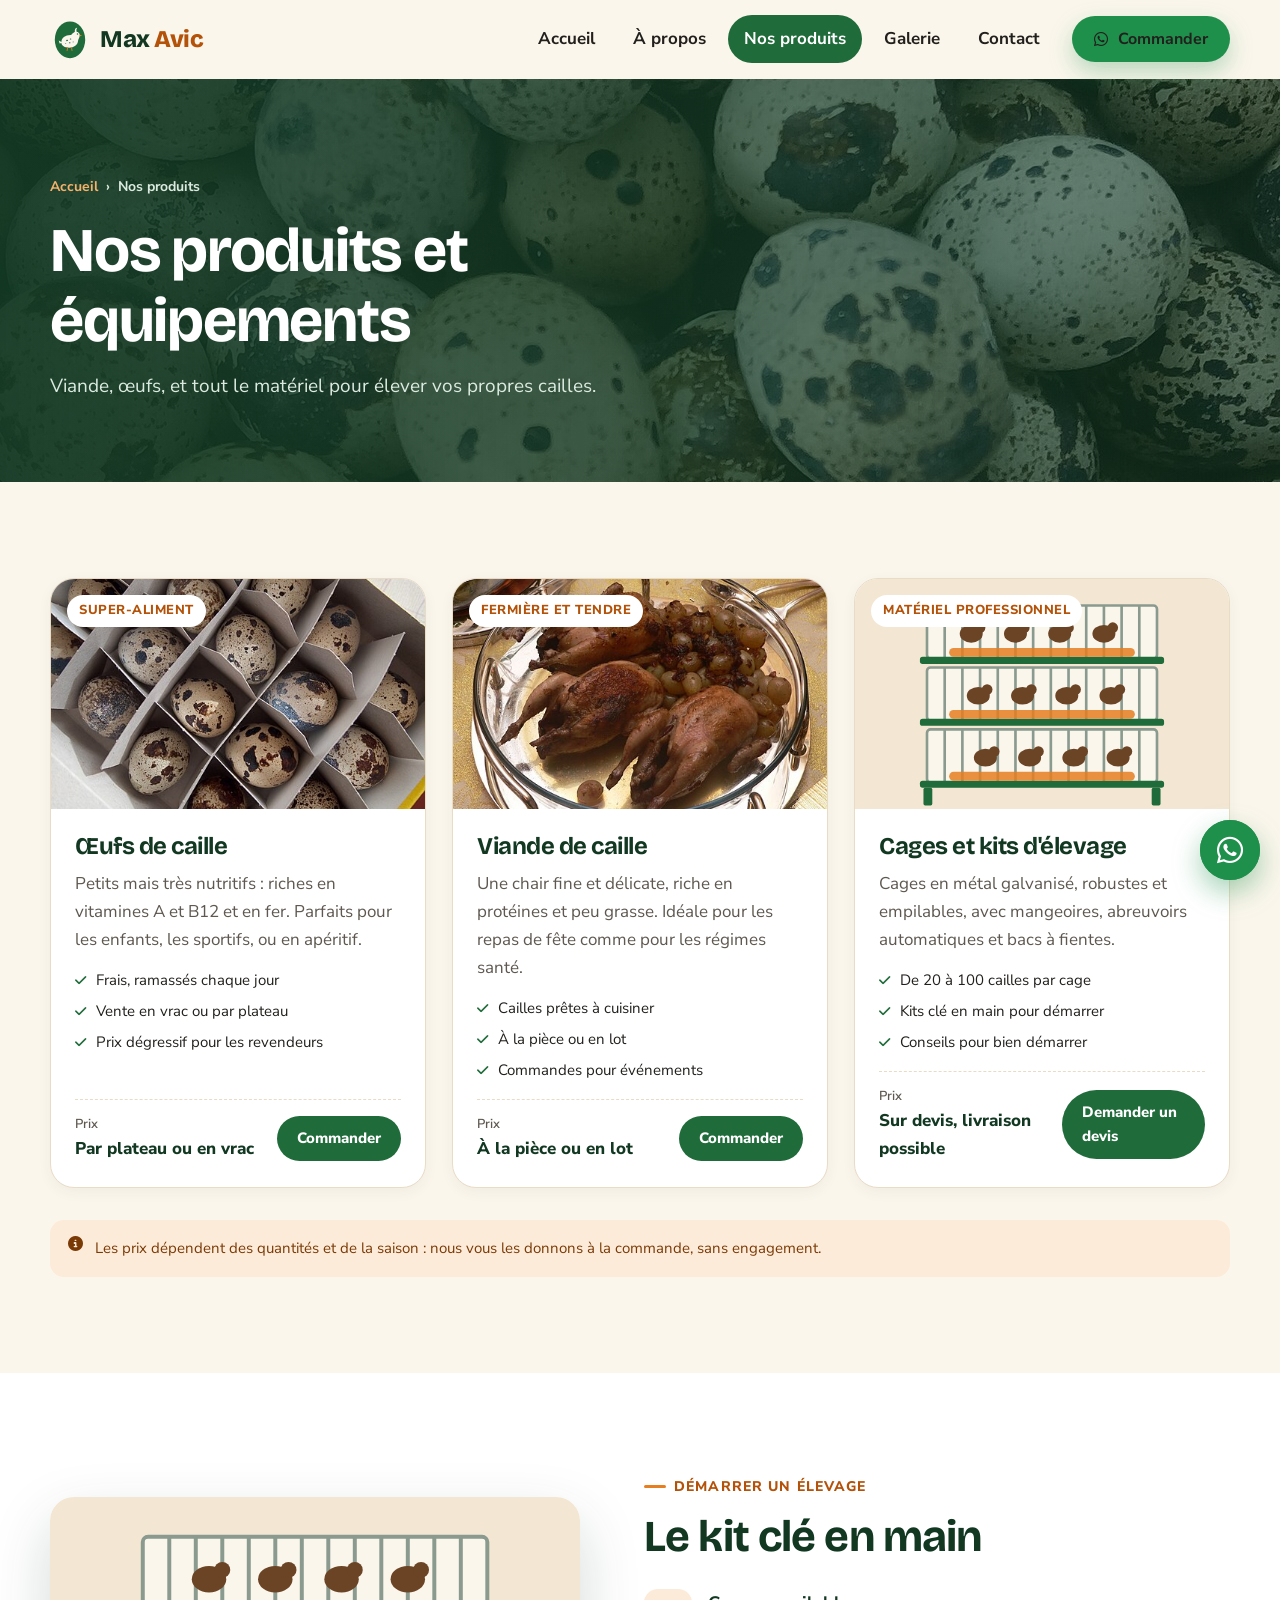
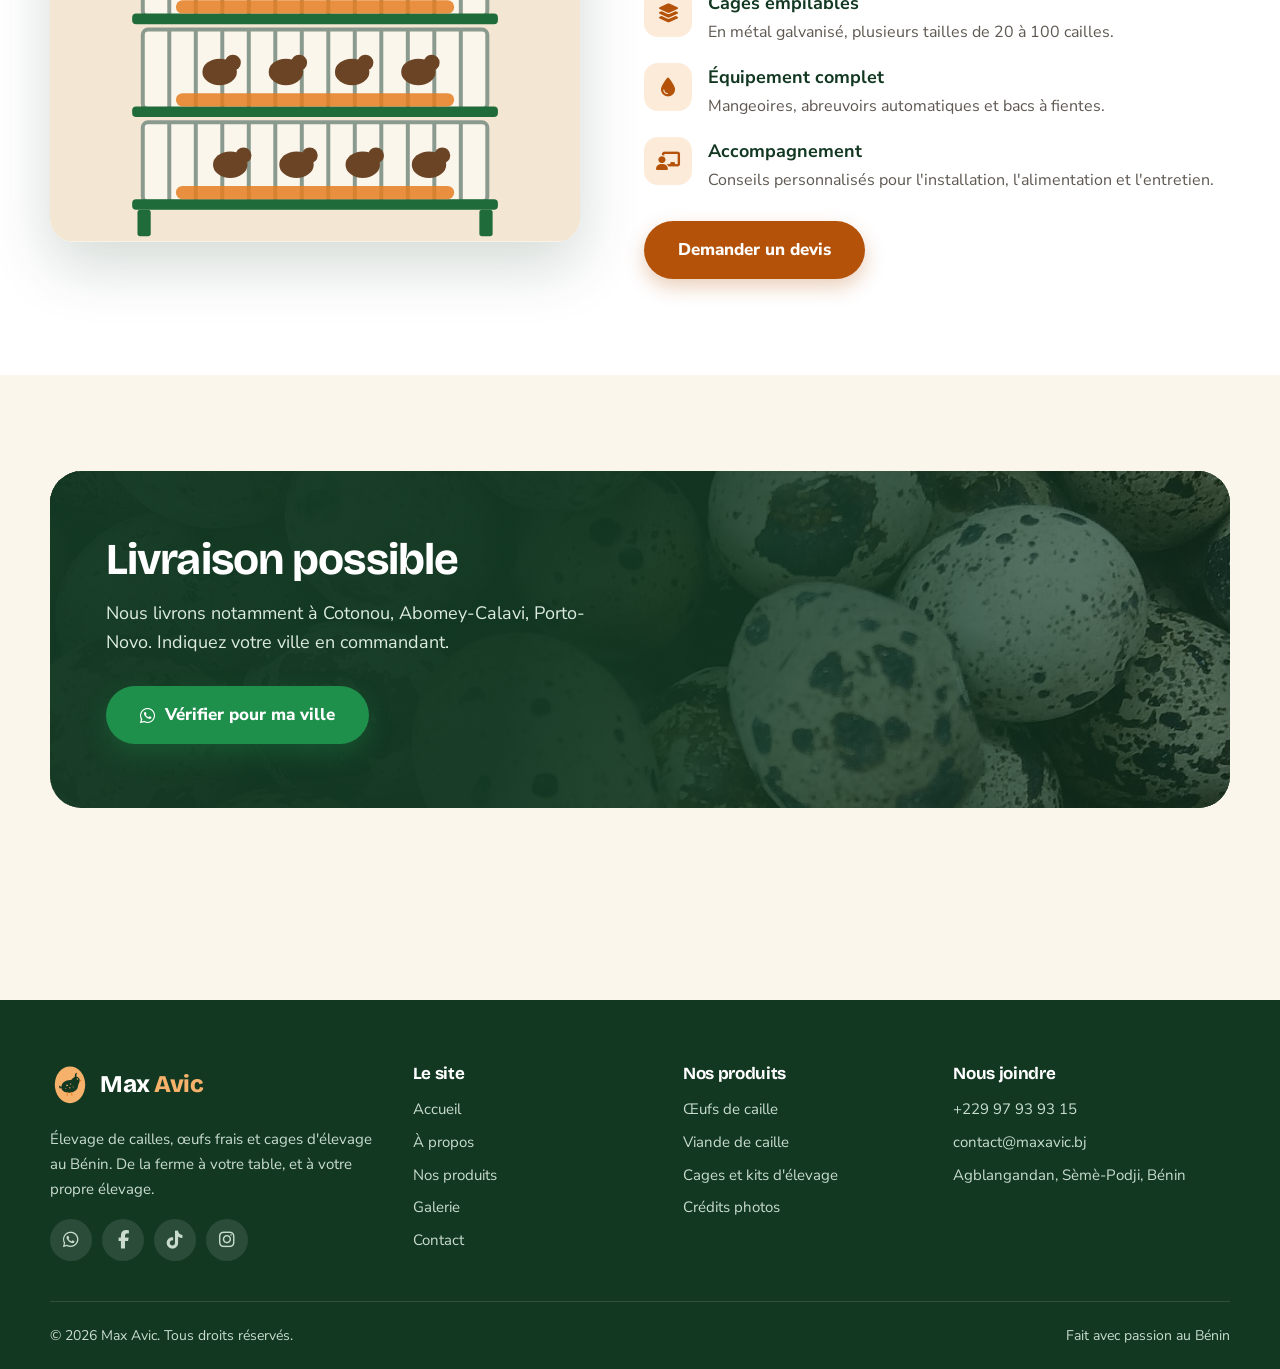
<file: produits.html>
<!DOCTYPE html>
<html lang="fr">
<head>
    <meta charset="UTF-8">
    <meta name="viewport" content="width=device-width, initial-scale=1.0">
    <title>Nos produits · Max Avic | Œufs, viande de caille et cages d'élevage</title>
    <meta name="description" content="Œufs de caille frais, viande de caille fermière et cages d'élevage professionnelles au Bénin. Commande sur WhatsApp, livraison possible.">
    <meta name="theme-color" content="#123822">
    <meta property="og:title" content="Nos produits · Max Avic | Œufs, viande de caille et cages d'élevage">
    <meta property="og:description" content="Œufs de caille frais, viande de caille fermière et cages d'élevage professionnelles au Bénin. Commande sur WhatsApp, livraison possible.">
    <meta property="og:image" content="images/photos/caille-japon.jpg">
    <link rel="icon" href="images/favicon.svg" type="image/svg+xml">
    <link rel="preconnect" href="https://fonts.googleapis.com">
    <link rel="preconnect" href="https://fonts.gstatic.com" crossorigin>
    <link rel="stylesheet" href="https://fonts.googleapis.com/css2?family=Bricolage+Grotesque:opsz,wght@12..96,600;12..96,800&family=Nunito+Sans:wght@400;600;700;800&display=swap">
    <link rel="stylesheet" href="https://cdnjs.cloudflare.com/ajax/libs/font-awesome/6.5.2/css/all.min.css">
    <link rel="stylesheet" href="css/style.css">
</head>
<body>
    <a class="skip-link" href="#contenu">Aller au contenu</a>

    <!-- ================= EN-TÊTE ================= -->
    <header class="site-header">
        <div class="container header-inner">
            <a class="logo" href="index.html" aria-label="Max Avic, accueil"><svg viewBox="0 0 100 100" aria-hidden="true"><ellipse cx="50" cy="52" rx="38" ry="46" fill="#1f6b3a"/><g transform="translate(14 14) scale(.72)"><path d="M25 63 L11 55 L14 66 Z" fill="#fbf6ec"/><path d="M20 62 C20 45 35 35 54 36 C59 31 63 26 69 25 C79 24 85 31 84 39 C83 46 79 50 78 56 C77 71 64 80 47 80 C32 80 20 73 20 62 Z" fill="#fbf6ec"/><path d="M67 29 C65 17 69 11 75 11 C72 15 71 20 74 29 Z" fill="#fbf6ec"/><path d="M84 35 L92 38 L83 41 Z" fill="#e67e22"/><circle cx="76" cy="33" r="2.6" fill="#1f6b3a"/><g fill="#1f6b3a"><ellipse cx="40" cy="55" rx="3.4" ry="2.2" transform="rotate(-15 40 55)"/><ellipse cx="52" cy="50" rx="2.6" ry="1.8"/><ellipse cx="49" cy="63" rx="3" ry="2"/><ellipse cx="61" cy="60" rx="2.4" ry="1.6"/><ellipse cx="35" cy="66" rx="2.2" ry="1.5"/></g><g stroke="#e67e22" stroke-width="3" stroke-linecap="round"><path d="M42 79 L40 90"/><path d="M55 79 L57 90"/></g></g></svg><span>Max <em>Avic</em></span></a>
            <button class="burger" type="button" aria-expanded="false" aria-controls="menu" aria-label="Ouvrir le menu"><span></span><span></span><span></span></button>
            <nav class="nav" id="menu" aria-label="Menu principal">
                <a href="index.html">Accueil</a>
                <a href="apropos.html">À propos</a>
                <a href="produits.html" aria-current="page">Nos produits</a>
                <a href="galerie.html">Galerie</a>
                <a href="contact.html">Contact</a>
                <a class="btn btn-whatsapp" href="https://wa.me/22997939315?text=Bonjour%20Max%20Avic%2C%20je%20voudrais%20passer%20une%20commande." target="_blank" rel="noopener"><i class="fab fa-whatsapp" aria-hidden="true"></i>Commander</a>
            </nav>
        </div>
    </header>

    <main id="contenu">

        <section class="page-hero">
            <img src="images/photos/oeufs.jpg" alt="" decoding="async">
            <div class="container">
                <nav class="breadcrumb" aria-label="Fil d'Ariane"><a href="index.html">Accueil</a><span aria-hidden="true">›</span><span>Nos produits</span></nav>
                <h1>Nos produits et équipements</h1>
                <p>Viande, œufs, et tout le matériel pour élever vos propres cailles.</p>
            </div>
        </section>

        <section class="section">
            <div class="container">
                <div class="products">
                <article class="product reveal reveal-delay-1" id="oeufs">
                    <div class="product-media"><img src="images/photos/oeufs-boite-500.jpg" alt="Œufs de caille" loading="lazy" decoding="async"><span class="product-tag">Super-aliment</span></div>
                    <div class="product-body">
                        <h3>Œufs de caille</h3>
                        <p>Petits mais très nutritifs : riches en vitamines A et B12 et en fer. Parfaits pour les enfants, les sportifs, ou en apéritif.</p>
                        <ul class="product-list"><li><i class="fas fa-check" aria-hidden="true"></i>Frais, ramassés chaque jour</li><li><i class="fas fa-check" aria-hidden="true"></i>Vente en vrac ou par plateau</li><li><i class="fas fa-check" aria-hidden="true"></i>Prix dégressif pour les revendeurs</li></ul>
                        <div class="product-price"><span><small>Prix</small>Par plateau ou en vrac</span><a class="btn btn-green" href="https://wa.me/22997939315?text=Bonjour%20Max%20Avic%2C%20je%20souhaite%20commander%20%3A%20des%20%C5%93ufs%20de%20caille.%20Pouvez-vous%20me%20donner%20le%20prix%20et%20le%20d%C3%A9lai%20%3F" target="_blank" rel="noopener">Commander</a></div>
                    </div>
                </article>
                <article class="product reveal reveal-delay-2" id="viande">
                    <div class="product-media"><img src="images/photos/caille-rotie-500.jpg" alt="Viande de caille" loading="lazy" decoding="async"><span class="product-tag">Fermière et tendre</span></div>
                    <div class="product-body">
                        <h3>Viande de caille</h3>
                        <p>Une chair fine et délicate, riche en protéines et peu grasse. Idéale pour les repas de fête comme pour les régimes santé.</p>
                        <ul class="product-list"><li><i class="fas fa-check" aria-hidden="true"></i>Cailles prêtes à cuisiner</li><li><i class="fas fa-check" aria-hidden="true"></i>À la pièce ou en lot</li><li><i class="fas fa-check" aria-hidden="true"></i>Commandes pour événements</li></ul>
                        <div class="product-price"><span><small>Prix</small>À la pièce ou en lot</span><a class="btn btn-green" href="https://wa.me/22997939315?text=Bonjour%20Max%20Avic%2C%20je%20souhaite%20commander%20%3A%20de%20la%20viande%20de%20caille.%20Pouvez-vous%20me%20donner%20le%20prix%20et%20le%20d%C3%A9lai%20%3F" target="_blank" rel="noopener">Commander</a></div>
                    </div>
                </article>
                <article class="product reveal reveal-delay-3" id="cages">
                    <div class="product-media"><svg viewBox="0 0 400 260" role="img" aria-label="Illustration d'une cage d'élevage à étages"><rect width="400" height="260" fill="#f3e7d3"/>
<g stroke="#8a9a8e" stroke-width="3" fill="none"><rect x="70" y="30" width="260" height="60" rx="4" fill="#fbf6ec"/><line x1="90" y1="30" x2="90" y2="90"/><line x1="110" y1="30" x2="110" y2="90"/><line x1="130" y1="30" x2="130" y2="90"/><line x1="150" y1="30" x2="150" y2="90"/><line x1="170" y1="30" x2="170" y2="90"/><line x1="190" y1="30" x2="190" y2="90"/><line x1="210" y1="30" x2="210" y2="90"/><line x1="230" y1="30" x2="230" y2="90"/><line x1="250" y1="30" x2="250" y2="90"/><line x1="270" y1="30" x2="270" y2="90"/><line x1="290" y1="30" x2="290" y2="90"/><line x1="310" y1="30" x2="310" y2="90"/><rect x="70" y="100" width="260" height="60" rx="4" fill="#fbf6ec"/><line x1="90" y1="100" x2="90" y2="160"/><line x1="110" y1="100" x2="110" y2="160"/><line x1="130" y1="100" x2="130" y2="160"/><line x1="150" y1="100" x2="150" y2="160"/><line x1="170" y1="100" x2="170" y2="160"/><line x1="190" y1="100" x2="190" y2="160"/><line x1="210" y1="100" x2="210" y2="160"/><line x1="230" y1="100" x2="230" y2="160"/><line x1="250" y1="100" x2="250" y2="160"/><line x1="270" y1="100" x2="270" y2="160"/><line x1="290" y1="100" x2="290" y2="160"/><line x1="310" y1="100" x2="310" y2="160"/><rect x="70" y="170" width="260" height="60" rx="4" fill="#fbf6ec"/><line x1="90" y1="170" x2="90" y2="230"/><line x1="110" y1="170" x2="110" y2="230"/><line x1="130" y1="170" x2="130" y2="230"/><line x1="150" y1="170" x2="150" y2="230"/><line x1="170" y1="170" x2="170" y2="230"/><line x1="190" y1="170" x2="190" y2="230"/><line x1="210" y1="170" x2="210" y2="230"/><line x1="230" y1="170" x2="230" y2="230"/><line x1="250" y1="170" x2="250" y2="230"/><line x1="270" y1="170" x2="270" y2="230"/><line x1="290" y1="170" x2="290" y2="230"/><line x1="310" y1="170" x2="310" y2="230"/></g>
<g fill="#1f6b3a"><rect x="62" y="88" width="276" height="8" rx="3"/><rect x="62" y="158" width="276" height="8" rx="3"/><rect x="62" y="228" width="276" height="8" rx="3"/></g>
<g fill="#e67e22"><rect x="95" y="78" width="210" height="10" rx="5" opacity=".85"/><rect x="95" y="148" width="210" height="10" rx="5" opacity=".85"/><rect x="95" y="218" width="210" height="10" rx="5" opacity=".85"/></g>
<g fill="#6b4426"><ellipse cx="120" cy="62" rx="13" ry="10"/><circle cx="130" cy="55" r="6"/><ellipse cx="170" cy="62" rx="13" ry="10"/><circle cx="180" cy="55" r="6"/><ellipse cx="220" cy="62" rx="13" ry="10"/><circle cx="230" cy="55" r="6"/><ellipse cx="270" cy="62" rx="13" ry="10"/><circle cx="280" cy="55" r="6"/><ellipse cx="128" cy="132" rx="13" ry="10"/><circle cx="138" cy="125" r="6"/><ellipse cx="178" cy="132" rx="13" ry="10"/><circle cx="188" cy="125" r="6"/><ellipse cx="228" cy="132" rx="13" ry="10"/><circle cx="238" cy="125" r="6"/><ellipse cx="278" cy="132" rx="13" ry="10"/><circle cx="288" cy="125" r="6"/><ellipse cx="136" cy="202" rx="13" ry="10"/><circle cx="146" cy="195" r="6"/><ellipse cx="186" cy="202" rx="13" ry="10"/><circle cx="196" cy="195" r="6"/><ellipse cx="236" cy="202" rx="13" ry="10"/><circle cx="246" cy="195" r="6"/><ellipse cx="286" cy="202" rx="13" ry="10"/><circle cx="296" cy="195" r="6"/></g>
<g fill="#1f6b3a"><rect x="66" y="236" width="10" height="20" rx="2"/><rect x="324" y="236" width="10" height="20" rx="2"/></g></svg><span class="product-tag">Matériel professionnel</span></div>
                    <div class="product-body">
                        <h3>Cages et kits d'élevage</h3>
                        <p>Cages en métal galvanisé, robustes et empilables, avec mangeoires, abreuvoirs automatiques et bacs à fientes.</p>
                        <ul class="product-list"><li><i class="fas fa-check" aria-hidden="true"></i>De 20 à 100 cailles par cage</li><li><i class="fas fa-check" aria-hidden="true"></i>Kits clé en main pour démarrer</li><li><i class="fas fa-check" aria-hidden="true"></i>Conseils pour bien démarrer</li></ul>
                        <div class="product-price"><span><small>Prix</small>Sur devis, livraison possible</span><a class="btn btn-green" href="https://wa.me/22997939315?text=Bonjour%20Max%20Avic%2C%20je%20souhaite%20commander%20%3A%20une%20cage%20ou%20un%20kit%20d%27%C3%A9levage.%20Pouvez-vous%20me%20donner%20le%20prix%20et%20le%20d%C3%A9lai%20%3F" target="_blank" rel="noopener">Demander un devis</a></div>
                    </div>
                </article>
                </div>
                <p class="notice reveal" style="margin-top:32px"><i class="fas fa-circle-info" aria-hidden="true"></i><span>Les prix dépendent des quantités et de la saison : nous vous les donnons à la commande, sans engagement.</span></p>
            </div>
        </section>

        <section class="section section-white">
            <div class="container why">
                <div class="why-visual reveal"><svg style="width:100%;height:auto;border-radius:24px;box-shadow:0 24px 60px rgba(18,56,34,.18)" viewBox="0 0 400 260" role="img" aria-label="Illustration d'une cage d'élevage à étages"><rect width="400" height="260" fill="#f3e7d3"/>
<g stroke="#8a9a8e" stroke-width="3" fill="none"><rect x="70" y="30" width="260" height="60" rx="4" fill="#fbf6ec"/><line x1="90" y1="30" x2="90" y2="90"/><line x1="110" y1="30" x2="110" y2="90"/><line x1="130" y1="30" x2="130" y2="90"/><line x1="150" y1="30" x2="150" y2="90"/><line x1="170" y1="30" x2="170" y2="90"/><line x1="190" y1="30" x2="190" y2="90"/><line x1="210" y1="30" x2="210" y2="90"/><line x1="230" y1="30" x2="230" y2="90"/><line x1="250" y1="30" x2="250" y2="90"/><line x1="270" y1="30" x2="270" y2="90"/><line x1="290" y1="30" x2="290" y2="90"/><line x1="310" y1="30" x2="310" y2="90"/><rect x="70" y="100" width="260" height="60" rx="4" fill="#fbf6ec"/><line x1="90" y1="100" x2="90" y2="160"/><line x1="110" y1="100" x2="110" y2="160"/><line x1="130" y1="100" x2="130" y2="160"/><line x1="150" y1="100" x2="150" y2="160"/><line x1="170" y1="100" x2="170" y2="160"/><line x1="190" y1="100" x2="190" y2="160"/><line x1="210" y1="100" x2="210" y2="160"/><line x1="230" y1="100" x2="230" y2="160"/><line x1="250" y1="100" x2="250" y2="160"/><line x1="270" y1="100" x2="270" y2="160"/><line x1="290" y1="100" x2="290" y2="160"/><line x1="310" y1="100" x2="310" y2="160"/><rect x="70" y="170" width="260" height="60" rx="4" fill="#fbf6ec"/><line x1="90" y1="170" x2="90" y2="230"/><line x1="110" y1="170" x2="110" y2="230"/><line x1="130" y1="170" x2="130" y2="230"/><line x1="150" y1="170" x2="150" y2="230"/><line x1="170" y1="170" x2="170" y2="230"/><line x1="190" y1="170" x2="190" y2="230"/><line x1="210" y1="170" x2="210" y2="230"/><line x1="230" y1="170" x2="230" y2="230"/><line x1="250" y1="170" x2="250" y2="230"/><line x1="270" y1="170" x2="270" y2="230"/><line x1="290" y1="170" x2="290" y2="230"/><line x1="310" y1="170" x2="310" y2="230"/></g>
<g fill="#1f6b3a"><rect x="62" y="88" width="276" height="8" rx="3"/><rect x="62" y="158" width="276" height="8" rx="3"/><rect x="62" y="228" width="276" height="8" rx="3"/></g>
<g fill="#e67e22"><rect x="95" y="78" width="210" height="10" rx="5" opacity=".85"/><rect x="95" y="148" width="210" height="10" rx="5" opacity=".85"/><rect x="95" y="218" width="210" height="10" rx="5" opacity=".85"/></g>
<g fill="#6b4426"><ellipse cx="120" cy="62" rx="13" ry="10"/><circle cx="130" cy="55" r="6"/><ellipse cx="170" cy="62" rx="13" ry="10"/><circle cx="180" cy="55" r="6"/><ellipse cx="220" cy="62" rx="13" ry="10"/><circle cx="230" cy="55" r="6"/><ellipse cx="270" cy="62" rx="13" ry="10"/><circle cx="280" cy="55" r="6"/><ellipse cx="128" cy="132" rx="13" ry="10"/><circle cx="138" cy="125" r="6"/><ellipse cx="178" cy="132" rx="13" ry="10"/><circle cx="188" cy="125" r="6"/><ellipse cx="228" cy="132" rx="13" ry="10"/><circle cx="238" cy="125" r="6"/><ellipse cx="278" cy="132" rx="13" ry="10"/><circle cx="288" cy="125" r="6"/><ellipse cx="136" cy="202" rx="13" ry="10"/><circle cx="146" cy="195" r="6"/><ellipse cx="186" cy="202" rx="13" ry="10"/><circle cx="196" cy="195" r="6"/><ellipse cx="236" cy="202" rx="13" ry="10"/><circle cx="246" cy="195" r="6"/><ellipse cx="286" cy="202" rx="13" ry="10"/><circle cx="296" cy="195" r="6"/></g>
<g fill="#1f6b3a"><rect x="66" y="236" width="10" height="20" rx="2"/><rect x="324" y="236" width="10" height="20" rx="2"/></g></svg></div>
                <div class="reveal reveal-delay-1">
                    <p class="eyebrow">Démarrer un élevage</p>
                    <h2 class="section-title">Le kit clé en main</h2>
                    <ul class="why-list">
                        <li><i class="fas fa-layer-group" aria-hidden="true"></i><div><strong>Cages empilables</strong><p>En métal galvanisé, plusieurs tailles de 20 à 100 cailles.</p></div></li>
                        <li><i class="fas fa-droplet" aria-hidden="true"></i><div><strong>Équipement complet</strong><p>Mangeoires, abreuvoirs automatiques et bacs à fientes.</p></div></li>
                        <li><i class="fas fa-chalkboard-user" aria-hidden="true"></i><div><strong>Accompagnement</strong><p>Conseils personnalisés pour l'installation, l'alimentation et l'entretien.</p></div></li>
                    </ul>
                    <div class="btn-row" style="margin-top:28px"><a class="btn btn-primary btn-lg" href="https://wa.me/22997939315?text=Bonjour%20Max%20Avic%2C%20je%20souhaite%20commander%20%3A%20un%20kit%20d%27%C3%A9levage%20cl%C3%A9%20en%20main.%20Pouvez-vous%20me%20donner%20le%20prix%20et%20le%20d%C3%A9lai%20%3F" target="_blank" rel="noopener">Demander un devis</a></div>
                </div>
            </div>
        </section>

        <section class="section">
            <div class="container">
                <div class="cta reveal">
                    <h2>Livraison possible</h2>
                    <p>Nous livrons notamment à Cotonou, Abomey-Calavi, Porto-Novo. Indiquez votre ville en commandant.</p>
                    <div class="btn-row"><a class="btn btn-whatsapp btn-lg" href="https://wa.me/22997939315?text=Bonjour%20Max%20Avic%2C%20livrez-vous%20dans%20ma%20ville%20%3F" target="_blank" rel="noopener"><i class="fab fa-whatsapp" aria-hidden="true"></i>Vérifier pour ma ville</a></div>
                </div>
            </div>
        </section>
    </main>

    <!-- ================= PIED DE PAGE ================= -->
    <footer class="site-footer">
        <div class="container footer-grid">
            <div>
                <a class="logo" href="index.html" aria-label="Max Avic, accueil"><svg viewBox="0 0 100 100" aria-hidden="true"><ellipse cx="50" cy="52" rx="38" ry="46" fill="#f6b26b"/><g transform="translate(14 14) scale(.72)"><path d="M25 63 L11 55 L14 66 Z" fill="#123822"/><path d="M20 62 C20 45 35 35 54 36 C59 31 63 26 69 25 C79 24 85 31 84 39 C83 46 79 50 78 56 C77 71 64 80 47 80 C32 80 20 73 20 62 Z" fill="#123822"/><path d="M67 29 C65 17 69 11 75 11 C72 15 71 20 74 29 Z" fill="#123822"/><path d="M84 35 L92 38 L83 41 Z" fill="#e67e22"/><circle cx="76" cy="33" r="2.6" fill="#f6b26b"/><g fill="#f6b26b"><ellipse cx="40" cy="55" rx="3.4" ry="2.2" transform="rotate(-15 40 55)"/><ellipse cx="52" cy="50" rx="2.6" ry="1.8"/><ellipse cx="49" cy="63" rx="3" ry="2"/><ellipse cx="61" cy="60" rx="2.4" ry="1.6"/><ellipse cx="35" cy="66" rx="2.2" ry="1.5"/></g><g stroke="#e67e22" stroke-width="3" stroke-linecap="round"><path d="M42 79 L40 90"/><path d="M55 79 L57 90"/></g></g></svg><span>Max <em>Avic</em></span></a>
                <p>Élevage de cailles, œufs frais et cages d'élevage au Bénin. De la ferme à votre table, et à votre propre élevage.</p>
                <div class="socials">
                    <a href="https://wa.me/22997939315?text=Bonjour%20Max%20Avic%2C%20je%20voudrais%20des%20informations." target="_blank" rel="noopener" aria-label="WhatsApp"><i class="fab fa-whatsapp" aria-hidden="true"></i></a>
                    <a href="https://www.facebook.com/search/top?q=Max%20Avic" target="_blank" rel="noopener" aria-label="Facebook"><i class="fab fa-facebook-f" aria-hidden="true"></i></a>
                    <a href="https://www.tiktok.com/search?q=Max%20Avic" target="_blank" rel="noopener" aria-label="TikTok"><i class="fab fa-tiktok" aria-hidden="true"></i></a>
                    <a href="https://www.instagram.com/explore/search/keyword/?q=Max%20Avic" target="_blank" rel="noopener" aria-label="Instagram"><i class="fab fa-instagram" aria-hidden="true"></i></a>
                </div>
            </div>
            <div>
                <h2>Le site</h2>
                <ul><li><a href="index.html">Accueil</a></li><li><a href="apropos.html">À propos</a></li><li><a href="produits.html">Nos produits</a></li><li><a href="galerie.html">Galerie</a></li><li><a href="contact.html">Contact</a></li></ul>
            </div>
            <div>
                <h2>Nos produits</h2>
                <ul>
                    <li><a href="produits.html#oeufs">Œufs de caille</a></li>
                    <li><a href="produits.html#viande">Viande de caille</a></li>
                    <li><a href="produits.html#cages">Cages et kits d'élevage</a></li>
                    <li><a href="credits.html">Crédits photos</a></li>
                </ul>
            </div>
            <div>
                <h2>Nous joindre</h2>
                <ul>
                    <li><a href="tel:+22997939315">+229 97 93 93 15</a></li>
                    <li><a href="mailto:contact@maxavic.bj">contact@maxavic.bj</a></li>
                    <li>Agblangandan, Sèmè-Podji, Bénin</li>
                </ul>
            </div>
        </div>
        <div class="container footer-bottom"><span>© <span data-year>2026</span> Max Avic. Tous droits réservés.</span><span>Fait avec passion au Bénin</span></div>
    </footer>

    <a class="wa-float" href="https://wa.me/22997939315?text=Bonjour%20Max%20Avic%2C%20je%20voudrais%20des%20informations." target="_blank" rel="noopener" aria-label="Nous écrire sur WhatsApp"><i class="fab fa-whatsapp" aria-hidden="true"></i></a>

    <script src="js/main.js"></script>
</body>
</html>
</file>
<file: css/style.css>
/*
 * Max Avic : feuille de style du site.
 * Couleurs : vert de la marque (plus profond pour la lisibilité), crème, brun des œufs de caille, orange gardé en accent.
 */
:root {
    --green-900: #123822;
    --green-800: #174a2d;
    --green: #1f6b3a;
    --green-100: #e3f0e6;
    --green-50: #f1f8f2;
    --orange: #e67e22;
    --orange-700: #b35208;
    --orange-100: #fdebd9;
    --cream: #fbf6ec;
    --sand: #f3e7d3;
    --brown: #6b4426;
    --text: #22201c;
    --muted: #5e5850;
    --border: #e8dcc6;
    --white: #fff;
    --radius: 14px;
    --radius-lg: 24px;
    --shadow: 0 10px 30px rgba(18, 56, 34, .10);
    --shadow-lg: 0 24px 60px rgba(18, 56, 34, .18);
    --title: 'Bricolage Grotesque', 'Segoe UI', sans-serif;
    --body: 'Nunito Sans', 'Segoe UI', sans-serif;
    /* Motif discret inspiré des taches des œufs de caille. */
    --speckles: url("data:image/svg+xml,%3Csvg xmlns='http://www.w3.org/2000/svg' width='120' height='120' viewBox='0 0 120 120'%3E%3Cg fill='%236b4426' fill-opacity='.07'%3E%3Cellipse cx='14' cy='18' rx='5' ry='3.5' transform='rotate(25 14 18)'/%3E%3Cellipse cx='70' cy='12' rx='3' ry='2'/%3E%3Cellipse cx='96' cy='48' rx='6' ry='4' transform='rotate(-20 96 48)'/%3E%3Cellipse cx='40' cy='60' rx='3.5' ry='2.5'/%3E%3Cellipse cx='18' cy='96' rx='4' ry='3' transform='rotate(40 18 96)'/%3E%3Cellipse cx='78' cy='98' rx='5' ry='3'/%3E%3C/g%3E%3C/svg%3E");
}

*, *::before, *::after { box-sizing: border-box; }
html { scroll-behavior: smooth; scroll-padding-top: 90px; -webkit-text-size-adjust: 100%; }
body { margin: 0; background: var(--cream); color: var(--text); font: 400 17px/1.65 var(--body); }
h1, h2, h3 { margin: 0; font-family: var(--title); line-height: 1.12; color: var(--green-900); letter-spacing: -.02em; }
p { margin: 0; }
ul, ol { margin: 0; padding: 0; list-style: none; }
img { display: block; max-width: 100%; }
a { color: var(--green); }
button, input, select, textarea { font: inherit; color: inherit; }
:focus-visible { outline: 3px solid var(--orange); outline-offset: 3px; border-radius: 6px; }
[hidden] { display: none !important; }
.sr-only { position: absolute; width: 1px; height: 1px; padding: 0; margin: -1px; overflow: hidden; clip: rect(0, 0, 0, 0); white-space: nowrap; border: 0; }
.skip-link { position: fixed; left: 16px; top: -60px; z-index: 2000; padding: 10px 18px; border-radius: var(--radius); background: var(--green); color: #fff; }
.skip-link:focus { top: 12px; }
.container { width: min(1180px, 100% - 40px); margin-inline: auto; }
.narrow { width: min(760px, 100% - 40px); margin-inline: auto; }
.section { padding-block: 96px; }
.section-white { background: var(--white); }
.section-sand { background: var(--sand) var(--speckles); }
.eyebrow { display: inline-flex; align-items: center; gap: 8px; margin-bottom: 14px; color: var(--orange-700); font-weight: 800; font-size: 14px; letter-spacing: .08em; text-transform: uppercase; }
.eyebrow::before { content: ''; width: 22px; height: 3px; border-radius: 2px; background: var(--orange); }
.section-head { max-width: 680px; margin-bottom: 48px; }
.section-head.center { margin-inline: auto; text-align: center; }
.section-head.center .eyebrow { justify-content: center; }
.section-head h2 { font-size: clamp(32px, 4.5vw, 48px); }
.section-head p { margin-top: 14px; color: var(--muted); font-size: 18px; }

/* ---------- Boutons ---------- */
.btn { display: inline-flex; align-items: center; justify-content: center; gap: 10px; min-height: 50px; padding: 12px 26px; border: 2px solid transparent; border-radius: 100px; font-weight: 800; font-size: 16px; text-decoration: none; cursor: pointer; transition: transform .2s, background-color .2s, box-shadow .2s, color .2s; }
.btn:hover { transform: translateY(-2px); }
.btn-primary { background: var(--orange-700); color: #fff; box-shadow: 0 8px 20px rgba(179, 82, 8, .28); }
.btn-primary:hover { background: #994506; }
.btn-green { background: var(--green); color: #fff; }
.btn-green:hover { background: var(--green-800); }
.btn-outline { border-color: var(--green); color: var(--green); background: transparent; }
.btn-outline:hover { background: var(--green); color: #fff; }
.btn-light { border-color: rgba(255, 255, 255, .7); color: #fff; }
.btn-light:hover { background: #fff; color: var(--green-900); }
.btn-whatsapp { background: #1f8f4c; color: #fff; box-shadow: 0 10px 24px rgba(31, 143, 76, .3); }
.btn-whatsapp:hover { background: #17733c; }
.btn-lg { min-height: 58px; padding-inline: 32px; font-size: 17px; }
.btn-block { width: 100%; }
.btn-row { display: flex; flex-wrap: wrap; gap: 14px; }

/* ---------- En-tête ---------- */
.site-header { position: sticky; top: 0; z-index: 100; background: rgba(251, 246, 236, .92); backdrop-filter: blur(10px); border-bottom: 1px solid transparent; transition: box-shadow .3s, border-color .3s; }
.site-header.is-scrolled { border-bottom-color: var(--border); box-shadow: 0 6px 20px rgba(18, 56, 34, .06); }
.header-inner { display: flex; align-items: center; justify-content: space-between; gap: 20px; height: 78px; }
.logo { display: inline-flex; align-items: center; gap: 10px; color: var(--green-900); text-decoration: none; font: 800 24px/1 var(--title); letter-spacing: -.02em; }
.logo svg { width: 40px; height: 40px; flex: none; }
.logo span em { color: var(--orange-700); font-style: normal; }
.nav { display: flex; align-items: center; gap: 6px; }
.nav a { padding: 10px 16px; border-radius: 100px; color: var(--text); text-decoration: none; font-weight: 700; transition: background-color .2s, color .2s; }
.nav a:hover { background: var(--green-100); color: var(--green-900); }
.nav a[aria-current="page"] { background: var(--green); color: #fff; }
.nav .btn { margin-left: 10px; min-height: 44px; padding: 8px 20px; }
.nav .btn:hover { background: #17733c; color: #fff; }
.burger { display: none; width: 48px; height: 48px; border: 0; border-radius: 12px; background: var(--green-100); cursor: pointer; }
.burger span { display: block; width: 22px; height: 2.5px; margin: 4px auto; border-radius: 2px; background: var(--green-900); transition: transform .3s, opacity .3s; }
.burger[aria-expanded="true"] span:nth-child(1) { transform: translateY(6.5px) rotate(45deg); }
.burger[aria-expanded="true"] span:nth-child(2) { opacity: 0; }
.burger[aria-expanded="true"] span:nth-child(3) { transform: translateY(-6.5px) rotate(-45deg); }

/* ---------- Accueil : héros ---------- */
.hero { position: relative; overflow: hidden; padding-block: 64px 96px; background: var(--cream) var(--speckles); }
.hero-grid { display: grid; grid-template-columns: 1.05fr .95fr; gap: 56px; align-items: center; }
.hero h1 { font-size: clamp(40px, 6vw, 70px); }
.hero h1 em { color: var(--orange-700); font-style: normal; position: relative; white-space: nowrap; }
.hero h1 em::after { content: ''; position: absolute; left: 0; right: 0; bottom: .06em; height: .16em; border-radius: 4px; background: var(--orange); opacity: .35; z-index: -1; transform-origin: left; animation: underline 1s .6s ease-out both; }
@keyframes underline { from { transform: scaleX(0); } to { transform: scaleX(1); } }
.hero-lead { margin: 22px 0 32px; max-width: 540px; color: var(--muted); font-size: 19px; }
.hero-points { display: flex; flex-wrap: wrap; gap: 10px 22px; margin-top: 30px; color: var(--muted); font-weight: 700; font-size: 15px; }
.hero-points li { display: inline-flex; align-items: center; gap: 8px; }
.hero-points i { color: var(--green); }
.hero-visual { position: relative; height: 540px; }
.hero-photo { position: absolute; overflow: hidden; border-radius: var(--radius-lg); box-shadow: var(--shadow-lg); border: 6px solid #fff; }
.hero-photo img { width: 100%; height: 100%; object-fit: cover; }
.hero-photo-main { inset: 0 70px 80px 0; animation: float-in .9s ease-out both; }
.hero-photo-main img { animation: zoom-slow 14s ease-out both; }
.hero-photo-side { right: 0; bottom: 0; width: 46%; height: 46%; animation: float-in .9s .25s ease-out both; }
@keyframes float-in { from { opacity: 0; transform: translateY(30px); } to { opacity: 1; transform: none; } }
@keyframes zoom-slow { from { transform: scale(1.12); } to { transform: scale(1); } }
.hero-badge { position: absolute; z-index: 2; display: flex; align-items: center; gap: 12px; padding: 12px 16px; border-radius: var(--radius); background: #fff; box-shadow: var(--shadow); font-size: 14px; line-height: 1.3; animation: float-in .8s ease-out both, bob 5s 1.5s ease-in-out infinite; }
.hero-badge strong { display: block; font-size: 15px; }
.hero-badge small { color: var(--muted); }
.hero-badge .badge-icon { display: grid; place-items: center; width: 42px; height: 42px; border-radius: 12px; background: var(--orange-100); color: var(--orange-700); font-size: 18px; }
.hero-badge-1 { left: -24px; bottom: 40px; animation-delay: .5s, 1.5s; }
.hero-badge-2 { right: -10px; top: 30px; animation-delay: .7s, 2.2s; }
.hero-badge-2 .badge-icon { background: var(--green-100); color: var(--green); }
@keyframes bob { 50% { transform: translateY(-8px); } }

/* ---------- Bandeau de confiance ---------- */
.trust { background: var(--green-900); color: #dcebe0; }
.trust ul { display: grid; grid-template-columns: repeat(4, 1fr); gap: 24px; padding-block: 30px; }
.trust li { display: flex; align-items: center; gap: 14px; font-size: 15px; line-height: 1.35; }
.trust strong { display: block; color: #fff; font-size: 16px; }
.trust i { display: grid; place-items: center; flex: none; width: 46px; height: 46px; border-radius: 50%; background: rgba(255, 255, 255, .1); color: #f6b26b; font-size: 18px; }

/* ---------- Produits ---------- */
.products { display: grid; grid-template-columns: repeat(3, 1fr); gap: 26px; }
.product { display: flex; flex-direction: column; overflow: hidden; border-radius: var(--radius-lg); background: #fff; border: 1px solid var(--border); box-shadow: 0 4px 14px rgba(18, 56, 34, .05); transition: transform .3s, box-shadow .3s; }
.product:hover { transform: translateY(-6px); box-shadow: var(--shadow-lg); }
.product-media { position: relative; height: 230px; overflow: hidden; background: var(--sand); }
.product-media img, .product-media svg { width: 100%; height: 100%; object-fit: cover; transition: transform .6s; }
.product:hover .product-media img { transform: scale(1.06); }
.product-tag { position: absolute; left: 16px; top: 16px; padding: 5px 12px; border-radius: 100px; background: #fff; color: var(--orange-700); font-size: 13px; font-weight: 800; text-transform: uppercase; letter-spacing: .04em; }
.product-body { display: flex; flex-direction: column; flex: 1; gap: 10px; padding: 24px; }
.product-body h3 { font-size: 24px; }
.product-body p { color: var(--muted); }
.product-list { display: grid; gap: 6px; margin: 4px 0 6px; }
.product-list li { display: flex; gap: 10px; align-items: baseline; font-size: 15px; }
.product-list i { color: var(--green); font-size: 13px; }
.product-price { margin-top: auto; padding-top: 14px; border-top: 1px dashed var(--border); display: flex; align-items: center; justify-content: space-between; gap: 12px; font-weight: 800; color: var(--green-900); }
.product-price small { display: block; color: var(--muted); font-weight: 600; font-size: 13px; }
.product .btn { min-height: 44px; padding: 8px 18px; font-size: 15px; }

/* ---------- Pourquoi la caille ---------- */
.why { display: grid; grid-template-columns: .95fr 1.05fr; gap: 64px; align-items: center; }
.why-visual { position: relative; }
.why-visual > img { width: 100%; height: 460px; object-fit: cover; border-radius: var(--radius-lg); box-shadow: var(--shadow-lg); }
.why-note { position: absolute; right: -20px; bottom: -24px; max-width: 240px; padding: 16px 18px; border-radius: var(--radius); background: var(--green); color: #fff; box-shadow: var(--shadow); font-size: 14px; }
.why-note strong { display: block; font-family: var(--title); font-size: 18px; }
.why-list { display: grid; gap: 18px; margin-top: 28px; }
.why-list li { display: flex; gap: 16px; }
.why-list i { display: grid; place-items: center; flex: none; width: 48px; height: 48px; border-radius: 14px; background: var(--orange-100); color: var(--orange-700); font-size: 19px; }
.why-list strong { display: block; font-size: 18px; color: var(--green-900); }
.why-list p { color: var(--muted); font-size: 16px; }

/* ---------- Étapes ---------- */
.steps { display: grid; grid-template-columns: repeat(3, 1fr); gap: 28px; counter-reset: step; }
.step { position: relative; padding: 30px 26px; border-radius: var(--radius-lg); background: #fff; border: 1px solid var(--border); }
.step::before { counter-increment: step; content: counter(step); position: absolute; right: 22px; top: 12px; font: 800 64px/1 var(--title); color: var(--sand); }
.step i { display: grid; place-items: center; width: 54px; height: 54px; margin-bottom: 18px; border-radius: 16px; background: var(--green); color: #fff; font-size: 21px; position: relative; }
.step h3 { font-size: 22px; margin-bottom: 8px; position: relative; }
.step p { color: var(--muted); position: relative; }

/* ---------- Chiffres ---------- */
.stats { display: grid; grid-template-columns: repeat(3, 1fr); gap: 20px; margin-top: 40px; }
.stat { padding: 22px; border-radius: var(--radius); background: #fff; border: 1px solid var(--border); text-align: center; }
.stat strong { display: block; font: 800 44px/1 var(--title); color: var(--green); }
.stat span { color: var(--muted); font-size: 15px; }

/* ---------- Aperçu de la galerie ---------- */
.strip { display: grid; grid-template-columns: 2fr 1fr 1fr; grid-template-rows: 220px 220px; gap: 16px; }
.strip a { position: relative; overflow: hidden; border-radius: var(--radius-lg); }
.strip a:first-child { grid-row: span 2; }
.strip img { width: 100%; height: 100%; object-fit: cover; transition: transform .6s; }
.strip a:hover img { transform: scale(1.06); }
.strip span { position: absolute; left: 14px; bottom: 14px; padding: 6px 12px; border-radius: 100px; background: rgba(255, 255, 255, .94); color: var(--green-900); font-weight: 800; font-size: 14px; }

/* ---------- FAQ ---------- */
.faq { display: grid; gap: 12px; }
.faq details { border-radius: var(--radius); background: #fff; border: 1px solid var(--border); transition: box-shadow .2s; }
.faq details[open] { box-shadow: var(--shadow); }
.faq summary { display: flex; justify-content: space-between; align-items: center; gap: 16px; padding: 20px 22px; cursor: pointer; font-weight: 800; font-size: 17px; list-style: none; }
.faq summary::-webkit-details-marker { display: none; }
.faq summary::after { content: '+'; display: grid; place-items: center; flex: none; width: 32px; height: 32px; border-radius: 50%; background: var(--green-100); color: var(--green); font-size: 22px; transition: transform .3s; }
.faq details[open] summary::after { transform: rotate(45deg); }
.faq details p { padding: 0 22px 20px; color: var(--muted); animation: fade-down .3s ease-out; }
@keyframes fade-down { from { opacity: 0; transform: translateY(-6px); } to { opacity: 1; transform: none; } }

/* ---------- Bandeau d'appel ---------- */
.cta { position: relative; overflow: hidden; border-radius: 32px; padding: 64px 56px; background: var(--green-900); color: #dcebe0; isolation: isolate; }
.cta::before { content: ''; position: absolute; inset: 0; z-index: -1; background: linear-gradient(100deg, rgba(18, 56, 34, .97) 40%, rgba(18, 56, 34, .55)), url('../images/photos/oeufs.jpg') right center / cover; }
.cta h2 { color: #fff; font-size: clamp(30px, 4vw, 44px); max-width: 620px; }
.cta p { margin: 14px 0 28px; max-width: 520px; font-size: 18px; }

/* ---------- Bannière des pages intérieures ---------- */
.page-hero { position: relative; overflow: hidden; padding-block: 96px 80px; color: #dcebe0; isolation: isolate; background: var(--green-900); }
.page-hero > img { position: absolute; inset: 0; z-index: -2; width: 100%; height: 100%; object-fit: cover; animation: zoom-slow 12s ease-out both; }
.page-hero::before { content: ''; position: absolute; inset: 0; z-index: -1; background: linear-gradient(90deg, rgba(18, 56, 34, .95), rgba(18, 56, 34, .55)); }
.page-hero h1 { color: #fff; font-size: clamp(38px, 5.5vw, 62px); max-width: 760px; }
.page-hero p { margin-top: 16px; max-width: 620px; font-size: 19px; }
.breadcrumb { display: flex; gap: 8px; margin-bottom: 18px; font-size: 14px; font-weight: 700; }
.breadcrumb a { color: #f6b26b; text-decoration: none; }

/* ---------- À propos ---------- */
.story { display: grid; grid-template-columns: 1.1fr .9fr; gap: 64px; align-items: center; }
.story p + p { margin-top: 18px; }
.story-text p { color: var(--muted); font-size: 18px; }
.story-photos { display: grid; grid-template-columns: 1fr 1fr; gap: 16px; }
.story-photos img { width: 100%; height: 260px; object-fit: cover; border-radius: var(--radius-lg); }
.story-photos img:first-child { grid-column: span 2; height: 300px; }
.quote { position: relative; margin: 0; padding: 48px 48px 40px; border-radius: 32px; background: var(--green); color: #fff; text-align: center; }
.quote::before { content: '“'; position: absolute; left: 50%; top: -38px; transform: translateX(-50%); display: grid; place-items: center; width: 76px; height: 76px; border-radius: 50%; background: var(--orange-700); font: 800 64px/1 var(--title); padding-top: 20px; }
.quote p { font: 700 clamp(22px, 3vw, 30px)/1.35 var(--title); }
.quote cite { display: block; margin-top: 16px; color: #cfe5d5; font-style: normal; font-weight: 700; }
.values { display: grid; grid-template-columns: repeat(3, 1fr); gap: 24px; }
.value { padding: 30px; border-radius: var(--radius-lg); background: #fff; border: 1px solid var(--border); }
.value i { display: grid; place-items: center; width: 56px; height: 56px; margin-bottom: 18px; border-radius: 16px; background: var(--green-100); color: var(--green); font-size: 22px; }
.value h3 { font-size: 21px; margin-bottom: 8px; }
.value p { color: var(--muted); }

/* ---------- Galerie ---------- */
.filters { display: flex; flex-wrap: wrap; justify-content: center; gap: 10px; margin-bottom: 34px; }
.filters button { min-height: 44px; padding: 8px 20px; border: 2px solid var(--border); border-radius: 100px; background: #fff; font-weight: 800; cursor: pointer; transition: background-color .2s, border-color .2s, color .2s; }
.filters button:hover { border-color: var(--green); }
.filters button[aria-pressed="true"] { background: var(--green); border-color: var(--green); color: #fff; }
.gallery { columns: 3 280px; column-gap: 18px; }
.gallery-item { break-inside: avoid; margin: 0 0 18px; animation: fade-up .5s ease-out both; }
.gallery-item button { position: relative; display: block; width: 100%; padding: 0; border: 0; border-radius: var(--radius-lg); overflow: hidden; background: var(--sand); cursor: zoom-in; }
.gallery-item img { width: 100%; height: auto; transition: transform .6s; }
.gallery-item button:hover img { transform: scale(1.05); }
.gallery-item button::after { content: '\f00e'; font: 900 18px/1 'Font Awesome 6 Free'; position: absolute; right: 14px; top: 14px; display: grid; place-items: center; width: 40px; height: 40px; border-radius: 50%; background: rgba(255, 255, 255, .92); color: var(--green); opacity: 0; transform: scale(.8); transition: opacity .2s, transform .2s; }
.gallery-item button:hover::after, .gallery-item button:focus-visible::after { opacity: 1; transform: none; }
.gallery-item figcaption { padding: 10px 4px 0; font-weight: 700; color: var(--green-900); }
@keyframes fade-up { from { opacity: 0; transform: translateY(16px); } to { opacity: 1; transform: none; } }
.viewer { width: min(1000px, 100vw - 32px); max-height: calc(100dvh - 32px); padding: 0; border: 0; border-radius: var(--radius-lg); background: #0d2016; color: #fff; overflow: hidden; }
.viewer::backdrop { background: rgba(8, 20, 13, .88); }
.viewer[open] { animation: viewer-in .25s ease-out; }
@keyframes viewer-in { from { opacity: 0; transform: scale(.96); } to { opacity: 1; transform: none; } }
.viewer img { width: 100%; max-height: calc(100dvh - 120px); object-fit: contain; background: #0d2016; }
.viewer-bar { display: flex; align-items: center; justify-content: space-between; gap: 10px; padding: 12px 14px; }
.viewer-caption { font-weight: 700; }
.viewer-bar div { display: flex; gap: 8px; }
.viewer button { display: grid; place-items: center; width: 44px; height: 44px; border: 0; border-radius: 50%; background: rgba(255, 255, 255, .12); color: #fff; cursor: pointer; font-size: 17px; }
.viewer button:hover { background: rgba(255, 255, 255, .25); }

/* ---------- Contact ---------- */
.contact-grid { display: grid; grid-template-columns: .9fr 1.1fr; gap: 40px; align-items: start; }
.info-cards { display: grid; gap: 14px; }
.info-card { display: flex; gap: 16px; padding: 20px; border-radius: var(--radius); background: #fff; border: 1px solid var(--border); }
.info-card i { display: grid; place-items: center; flex: none; width: 48px; height: 48px; border-radius: 14px; background: var(--green-100); color: var(--green); font-size: 19px; }
.info-card strong { display: block; color: var(--green-900); }
.info-card a, .info-card span { color: var(--muted); text-decoration: none; overflow-wrap: anywhere; }
.info-card a:hover { color: var(--green); text-decoration: underline; }
.whatsapp-card { padding: 26px; border-radius: var(--radius-lg); background: var(--green-900) var(--speckles); color: #dcebe0; }
.whatsapp-card h2 { color: #fff; font-size: 26px; margin-bottom: 8px; }
.whatsapp-card p { margin-bottom: 18px; }
.form-card { padding: 34px; border-radius: var(--radius-lg); background: #fff; border: 1px solid var(--border); box-shadow: var(--shadow); }
.form-card h2 { font-size: 30px; margin-bottom: 6px; }
.form-card > p { color: var(--muted); margin-bottom: 24px; }
.form-grid { display: grid; grid-template-columns: 1fr 1fr; gap: 0 16px; }
.field { display: grid; gap: 6px; margin-bottom: 18px; }
.field label { font-weight: 800; font-size: 15px; }
.field .optional { color: var(--muted); font-weight: 600; }
.field input, .field select, .field textarea { width: 100%; min-height: 50px; padding: 12px 16px; border: 2px solid var(--border); border-radius: 12px; background: var(--cream); transition: border-color .2s, background-color .2s; }
.field textarea { resize: vertical; min-height: 110px; }
.field input:focus, .field select:focus, .field textarea:focus { outline: none; border-color: var(--green); background: #fff; }
.field [aria-invalid="true"] { border-color: #b3261e; }
.field-error { color: #b3261e; font-size: 14px; font-weight: 700; }
.form-note { margin-top: 14px; color: var(--muted); font-size: 14px; text-align: center; }
.form-sent { display: flex; gap: 12px; align-items: flex-start; margin-top: 16px; padding: 14px 16px; border-radius: 12px; background: var(--green-100); color: var(--green-900); font-weight: 700; }

/* ---------- Pied de page ---------- */
.site-footer { margin-top: 96px; background: var(--green-900); color: #c9dccd; }
.footer-grid { display: grid; grid-template-columns: 1.4fr 1fr 1fr 1.2fr; gap: 40px; padding-block: 64px 40px; }
.site-footer .logo { color: #fff; }
.site-footer .logo span em { color: #f6b26b; }
.footer-grid p { margin-top: 14px; font-size: 15px; }
.site-footer h2 { color: #fff; font-size: 17px; margin-bottom: 14px; }
.site-footer ul { display: grid; gap: 8px; font-size: 15px; }
.site-footer a { color: #c9dccd; text-decoration: none; }
.site-footer a:hover { color: #fff; text-decoration: underline; }
.socials { display: flex; gap: 10px; margin-top: 18px; }
.socials a { display: grid; place-items: center; width: 42px; height: 42px; border-radius: 50%; background: rgba(255, 255, 255, .1); font-size: 18px; transition: background-color .2s, transform .2s; }
.socials a:hover { background: var(--orange-700); transform: translateY(-3px); text-decoration: none; }
.footer-bottom { display: flex; flex-wrap: wrap; justify-content: space-between; gap: 10px; padding-block: 22px; border-top: 1px solid rgba(255, 255, 255, .12); font-size: 14px; }

/* ---------- Bouton WhatsApp flottant ---------- */
.wa-float { position: fixed; right: 20px; bottom: 20px; z-index: 90; display: grid; place-items: center; width: 60px; height: 60px; border-radius: 50%; background: #1f8f4c; color: #fff; font-size: 30px; text-decoration: none; box-shadow: 0 12px 28px rgba(31, 143, 76, .4); animation: pop-in .5s 1s cubic-bezier(.2, 1.5, .4, 1) both; }
.wa-float::before { content: ''; position: absolute; inset: 0; border-radius: 50%; border: 2px solid #1f8f4c; animation: ring 2.4s 2s ease-out infinite; }
.wa-float:hover { background: #17733c; }
@keyframes pop-in { from { transform: scale(0); } to { transform: scale(1); } }
@keyframes ring { 0% { transform: scale(1); opacity: .8; } 80%, 100% { transform: scale(1.6); opacity: 0; } }

/* ---------- Apparition au défilement ---------- */
.reveal { opacity: 0; transform: translateY(28px); transition: opacity .7s ease, transform .7s ease; }
.reveal.is-visible { opacity: 1; transform: none; }
.reveal-delay-1 { transition-delay: .1s; }
.reveal-delay-2 { transition-delay: .2s; }
.reveal-delay-3 { transition-delay: .3s; }

/* ---------- Crédits ---------- */
.credits { display: grid; grid-template-columns: repeat(auto-fill, minmax(260px, 1fr)); gap: 18px; }
.credits li { overflow: hidden; border-radius: var(--radius); background: #fff; border: 1px solid var(--border); }
.credits img { width: 100%; height: 160px; object-fit: cover; }
.credits div { display: grid; gap: 4px; padding: 14px; font-size: 14px; }
.credits small { color: var(--muted); }
.notice { display: flex; gap: 12px; padding: 16px 18px; border-radius: var(--radius); background: var(--orange-100); color: #7a3a06; font-size: 15px; }

/* ---------- Tablette ---------- */
@media (max-width: 1000px) {
    .hero-grid, .why, .story, .contact-grid { grid-template-columns: 1fr; }
    .hero-visual { height: 460px; max-width: 560px; }
    .trust ul { grid-template-columns: 1fr 1fr; }
    .products, .values { grid-template-columns: 1fr 1fr; }
    .steps { grid-template-columns: 1fr; }
    .footer-grid { grid-template-columns: 1fr 1fr; }
    .why-note { right: 12px; }
}

/* Menu replié : en dessous de cette largeur, les 5 liens et le bouton ne tiennent plus sur une ligne. */
@media (max-width: 980px) {
    .header-inner { height: 68px; }
    .burger { display: block; }
    .nav { position: fixed; inset: 68px 0 auto; flex-direction: column; align-items: stretch; gap: 4px; padding: 16px 20px 24px; background: var(--cream); border-bottom: 1px solid var(--border); box-shadow: 0 20px 30px rgba(18, 56, 34, .12); transform: translateY(-12px); opacity: 0; visibility: hidden; transition: opacity .25s, transform .25s, visibility .25s; }
    .nav.is-open { transform: none; opacity: 1; visibility: visible; }
    .nav a { padding: 14px 16px; font-size: 17px; }
    .nav .btn { margin: 8px 0 0; }
}

/* ---------- Téléphone ---------- */
@media (max-width: 760px) {
    body { font-size: 16px; }
    .section { padding-block: 64px; }
    .hero { padding-block: 32px 64px; }
    .hero-visual { height: 340px; }
    .hero-photo-main { inset: 0 40px 60px 0; }
    .hero-badge { padding: 9px 12px; font-size: 13px; }
    .hero-badge .badge-icon { width: 34px; height: 34px; }
    .hero-badge-1 { left: 8px; bottom: 10px; }
    .hero-badge-2 { right: 0; top: 14px; }
    .trust ul { grid-template-columns: 1fr; gap: 16px; }
    .products, .values, .stats { grid-template-columns: 1fr; }
    .why-visual > img { height: 320px; }
    .why-note { position: static; max-width: none; margin-top: -30px; margin-inline: 16px; position: relative; }
    .strip { grid-template-columns: 1fr 1fr; grid-template-rows: 200px 140px 140px; }
    .strip a:first-child { grid-column: span 2; grid-row: auto; }
    .cta { padding: 40px 24px; border-radius: 24px; }
    .page-hero { padding-block: 64px 56px; }
    .story-photos img { height: 180px; }
    .story-photos img:first-child { height: 220px; }
    .quote { padding: 48px 24px 32px; }
    .form-card { padding: 22px; }
    .form-grid { grid-template-columns: 1fr; }
    .footer-grid { grid-template-columns: 1fr; gap: 28px; }
    .wa-float { width: 54px; height: 54px; font-size: 27px; right: 14px; bottom: 14px; }
    .btn-row .btn { flex: 1 1 100%; }
}

@media (prefers-reduced-motion: reduce) {
    *, *::before, *::after { animation: none !important; transition: none !important; scroll-behavior: auto !important; }
    .reveal { opacity: 1; transform: none; }
}

/* Titres de section placés hors d'un en-tête centré */
.section-title { font-size: clamp(30px, 4vw, 44px); margin-bottom: 8px; }
.story-text .section-title { margin-bottom: 20px; }

/* Réseaux sociaux sur fond clair (page Contact) */
.info-socials .socials { margin-top: 12px; }
.info-socials .socials a { background: var(--green-100); color: var(--green); }
.info-socials .socials a:hover { background: var(--green); color: #fff; }
</file>
